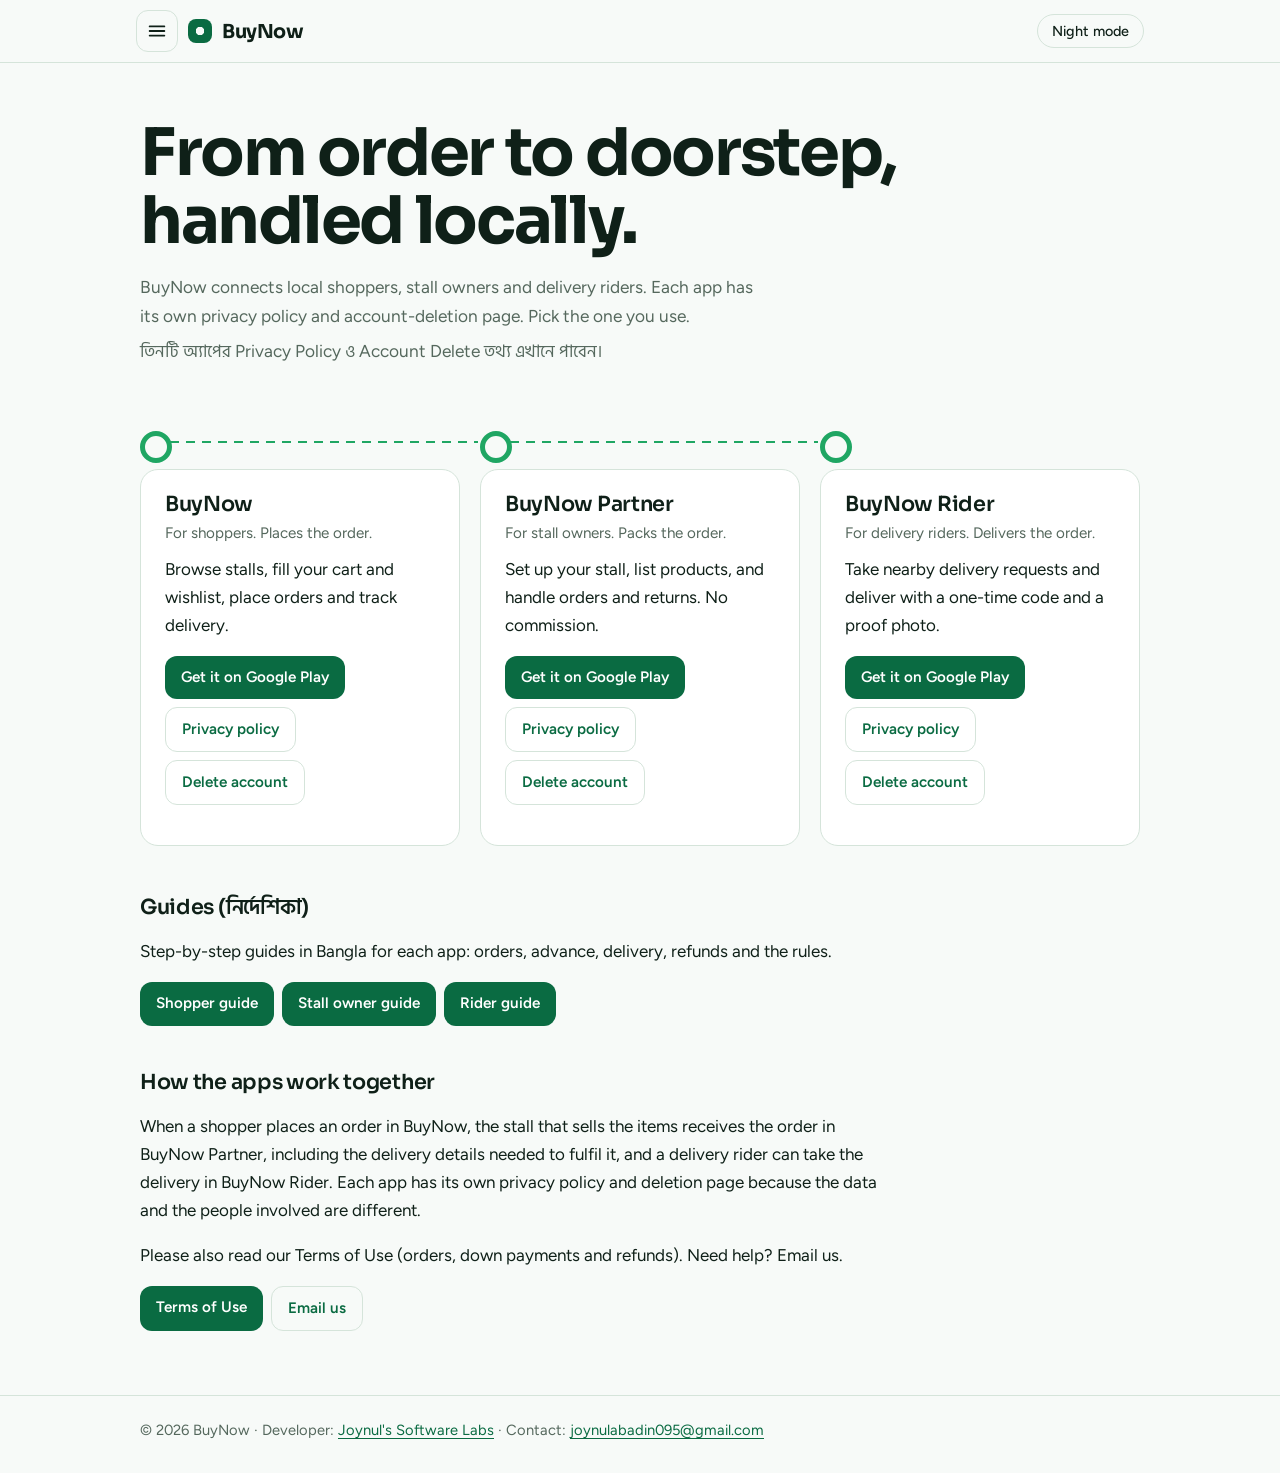
<file: index.html>
<!DOCTYPE html>
<html lang="en">
<head>
<meta charset="utf-8">
<meta name="viewport" content="width=device-width,initial-scale=1">
<title>BuyNow</title>
<meta name="description" content="Privacy policy and account deletion for the BuyNow, BuyNow Partner and BuyNow Rider apps.">
<script>try{var t=localStorage.getItem('theme');if(t)document.documentElement.dataset.theme=t}catch(e){}</script>
<link rel="preconnect" href="https://fonts.googleapis.com"><link rel="preconnect" href="https://fonts.gstatic.com" crossorigin><link href="https://fonts.googleapis.com/css2?family=Sora:wght@600;700&family=Figtree:wght@400;500;600&family=Hind+Siliguri:wght@400;500;600&display=swap" rel="stylesheet">
<link rel="stylesheet" href="style.css">
<link rel="stylesheet" href="menu.css">
</head>
<body>
<header class="site-head"><div class="wrap">
<a class="brand" href="index.html">BuyNow</a>
<nav aria-label="Main">
<a href="index.html">Home</a>
<a href="privacy-policy.html">Privacy Policy</a>
<a href="terms.html">Terms</a>
<a href="delete-account.html">Delete Account</a>
<button id="theme-toggle" type="button">Night mode</button>
</nav></div></header>
<main class="wrap">
<section class="hero">
<h1>From order to doorstep, handled locally.</h1>
<p>BuyNow connects local shoppers, stall owners and delivery riders. Each app has its own privacy policy and account-deletion page. Pick the one you use.</p>
<p lang="bn">তিনটি অ্যাপের Privacy Policy ও Account Delete তথ্য এখানে পাবেন।</p>
</section>
<ol class="journey" aria-label="How an order moves through the three apps">
<li><section class="panel" aria-labelledby="h-buynow"><div class="body">
<h2 id="h-buynow">BuyNow</h2><p class="tag">For shoppers. Places the order.</p>
<p>Browse stalls, fill your cart and wishlist, place orders and track delivery.</p>
<div class="links"><a href="https://play.google.com/store/apps/details?id=com.buynow.app" rel="noopener">Get it on Google Play</a><a class="ghost" href="privacy-buynow.html">Privacy policy</a><a class="ghost" href="delete-buynow.html">Delete account</a></div>
</div></section></li>
<li><section class="panel" aria-labelledby="h-partner"><div class="body">
<h2 id="h-partner">BuyNow Partner</h2><p class="tag">For stall owners. Packs the order.</p>
<p>Set up your stall, list products, and handle orders and returns. No commission.</p>
<div class="links"><a href="https://play.google.com/store/apps/details?id=com.buynow.vendor" rel="noopener">Get it on Google Play</a><a class="ghost" href="privacy-partner.html">Privacy policy</a><a class="ghost" href="delete-partner.html">Delete account</a></div>
</div></section></li>
<li><section class="panel" aria-labelledby="h-rider"><div class="body">
<h2 id="h-rider">BuyNow Rider</h2><p class="tag">For delivery riders. Delivers the order.</p>
<p>Take nearby delivery requests and deliver with a one-time code and a proof photo.</p>
<div class="links"><a href="https://play.google.com/store/apps/details?id=com.buynow.rider" rel="noopener">Get it on Google Play</a><a class="ghost" href="privacy-rider.html">Privacy policy</a><a class="ghost" href="delete-rider.html">Delete account</a></div>
</div></section></li>
</ol>
<h2>Guides <span lang="bn">(নির্দেশিকা)</span></h2>
<p>Step-by-step guides in Bangla for each app: orders, advance, delivery, refunds and the rules.</p>
<div class="links"><a href="guide-buynow.html">Shopper guide</a><a href="guide-partner.html">Stall owner guide</a><a href="guide-rider.html">Rider guide</a></div>
<h2>How the apps work together</h2>
<p>When a shopper places an order in BuyNow, the stall that sells the items receives the order in BuyNow Partner, including the delivery details needed to fulfil it, and a delivery rider can take the delivery in BuyNow Rider. Each app has its own privacy policy and deletion page because the data and the people involved are different.</p>
<p>Please also read our Terms of Use (orders, down payments and refunds). Need help? Email us.</p>
<div class="links"><a href="terms.html">Terms of Use</a><a class="ghost" href="mailto:joynulabadin095@gmail.com">Email us</a></div>
</main>
<footer><div class="wrap">&copy; <span id="year">2026</span> BuyNow &middot; Developer: <a href="https://play.google.com/store/apps/dev?id=6514104034641015497" rel="noopener">Joynul's Software Labs</a> &middot; Contact: <a href="mailto:joynulabadin095@gmail.com">joynulabadin095@gmail.com</a></div></footer>
<script src="menu.js"></script>
<script src="script.js"></script>
</body>
</html>
</file>
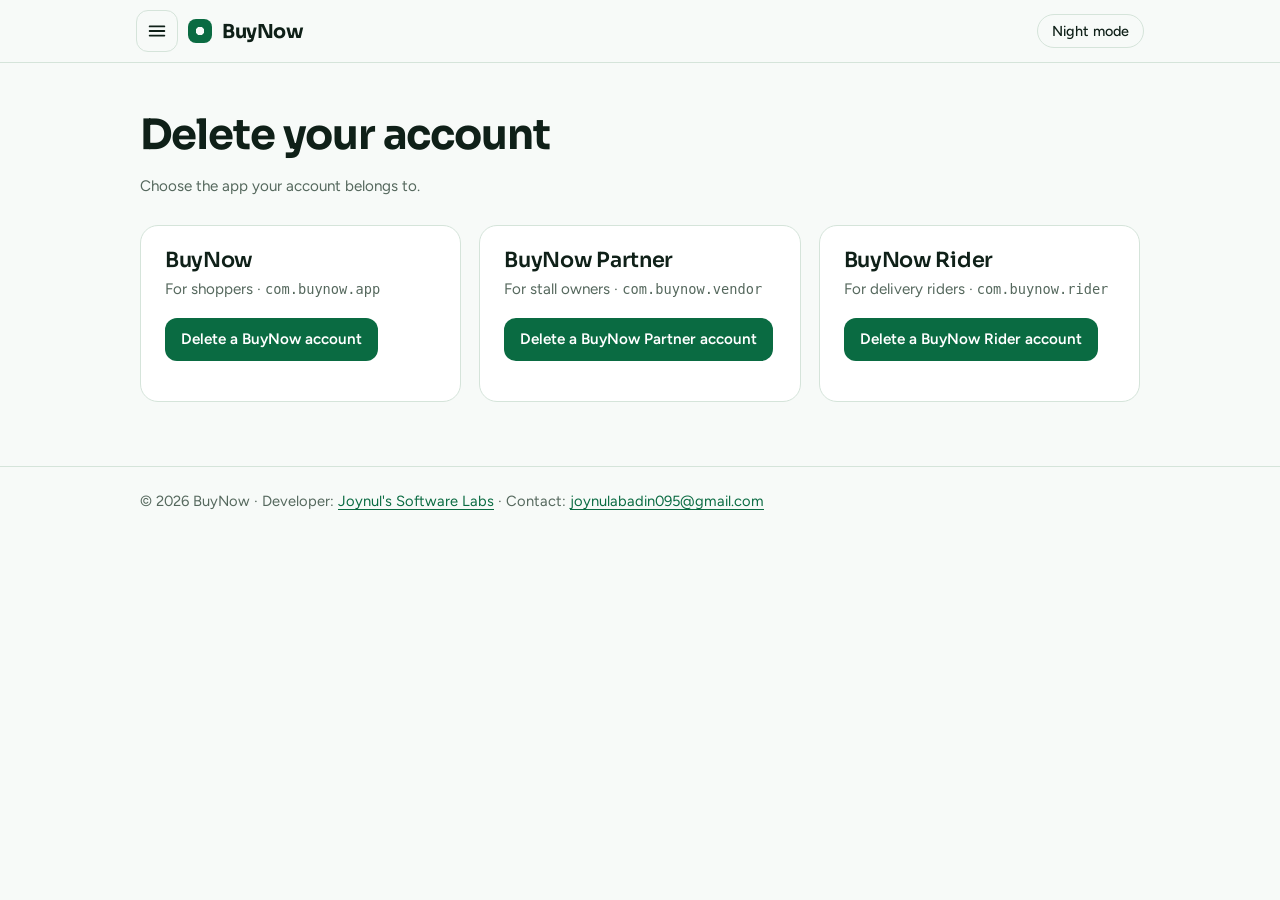
<file: delete-account.html>
<!DOCTYPE html>
<html lang="en">
<head>
<meta charset="utf-8">
<meta name="viewport" content="width=device-width,initial-scale=1">
<title>Delete Account – BuyNow, Partner &amp; Rider</title>
<meta name="description" content="Delete Account pages for the BuyNow and BuyNow Partner apps.">
<script>try{var t=localStorage.getItem('theme');if(t)document.documentElement.dataset.theme=t}catch(e){}</script>
<link rel="preconnect" href="https://fonts.googleapis.com"><link rel="preconnect" href="https://fonts.gstatic.com" crossorigin><link href="https://fonts.googleapis.com/css2?family=Sora:wght@600;700&family=Figtree:wght@400;500;600&family=Hind+Siliguri:wght@400;500;600&display=swap" rel="stylesheet">
<link rel="stylesheet" href="style.css">
<link rel="stylesheet" href="menu.css">
</head>
<body>
<header class="site-head"><div class="wrap">
<a class="brand" href="index.html">BuyNow</a>
<nav aria-label="Main">
<a href="index.html">Home</a>
<a href="privacy-policy.html">Privacy Policy</a>
<a href="terms.html">Terms</a>
<a href="delete-account.html">Delete Account</a>
<button id="theme-toggle" type="button">Night mode</button>
</nav></div></header>
<main class="wrap"><h1>Delete your account</h1><p class="muted">Choose the app your account belongs to.</p>
<div class="duo three">
<section class="panel"><div class="body"><h2>BuyNow</h2><p class="tag">For shoppers &middot; <code>com.buynow.app</code></p><div class="links"><a href="delete-buynow.html">Delete a BuyNow account</a></div></div></section>
<section class="panel"><div class="body"><h2>BuyNow Partner</h2><p class="tag">For stall owners &middot; <code>com.buynow.vendor</code></p><div class="links"><a href="delete-partner.html">Delete a BuyNow Partner account</a></div></div></section>
<section class="panel"><div class="body"><h2>BuyNow Rider</h2><p class="tag">For delivery riders &middot; <code>com.buynow.rider</code></p><div class="links"><a href="delete-rider.html">Delete a BuyNow Rider account</a></div></div></section>
</div></main>
<footer><div class="wrap">&copy; <span id="year">2026</span> BuyNow &middot; Developer: <a href="https://play.google.com/store/apps/dev?id=6514104034641015497" rel="noopener">Joynul's Software Labs</a> &middot; Contact: <a href="mailto:joynulabadin095@gmail.com">joynulabadin095@gmail.com</a></div></footer>
<script src="menu.js"></script>
<script src="script.js"></script>
</body>
</html>
</file>
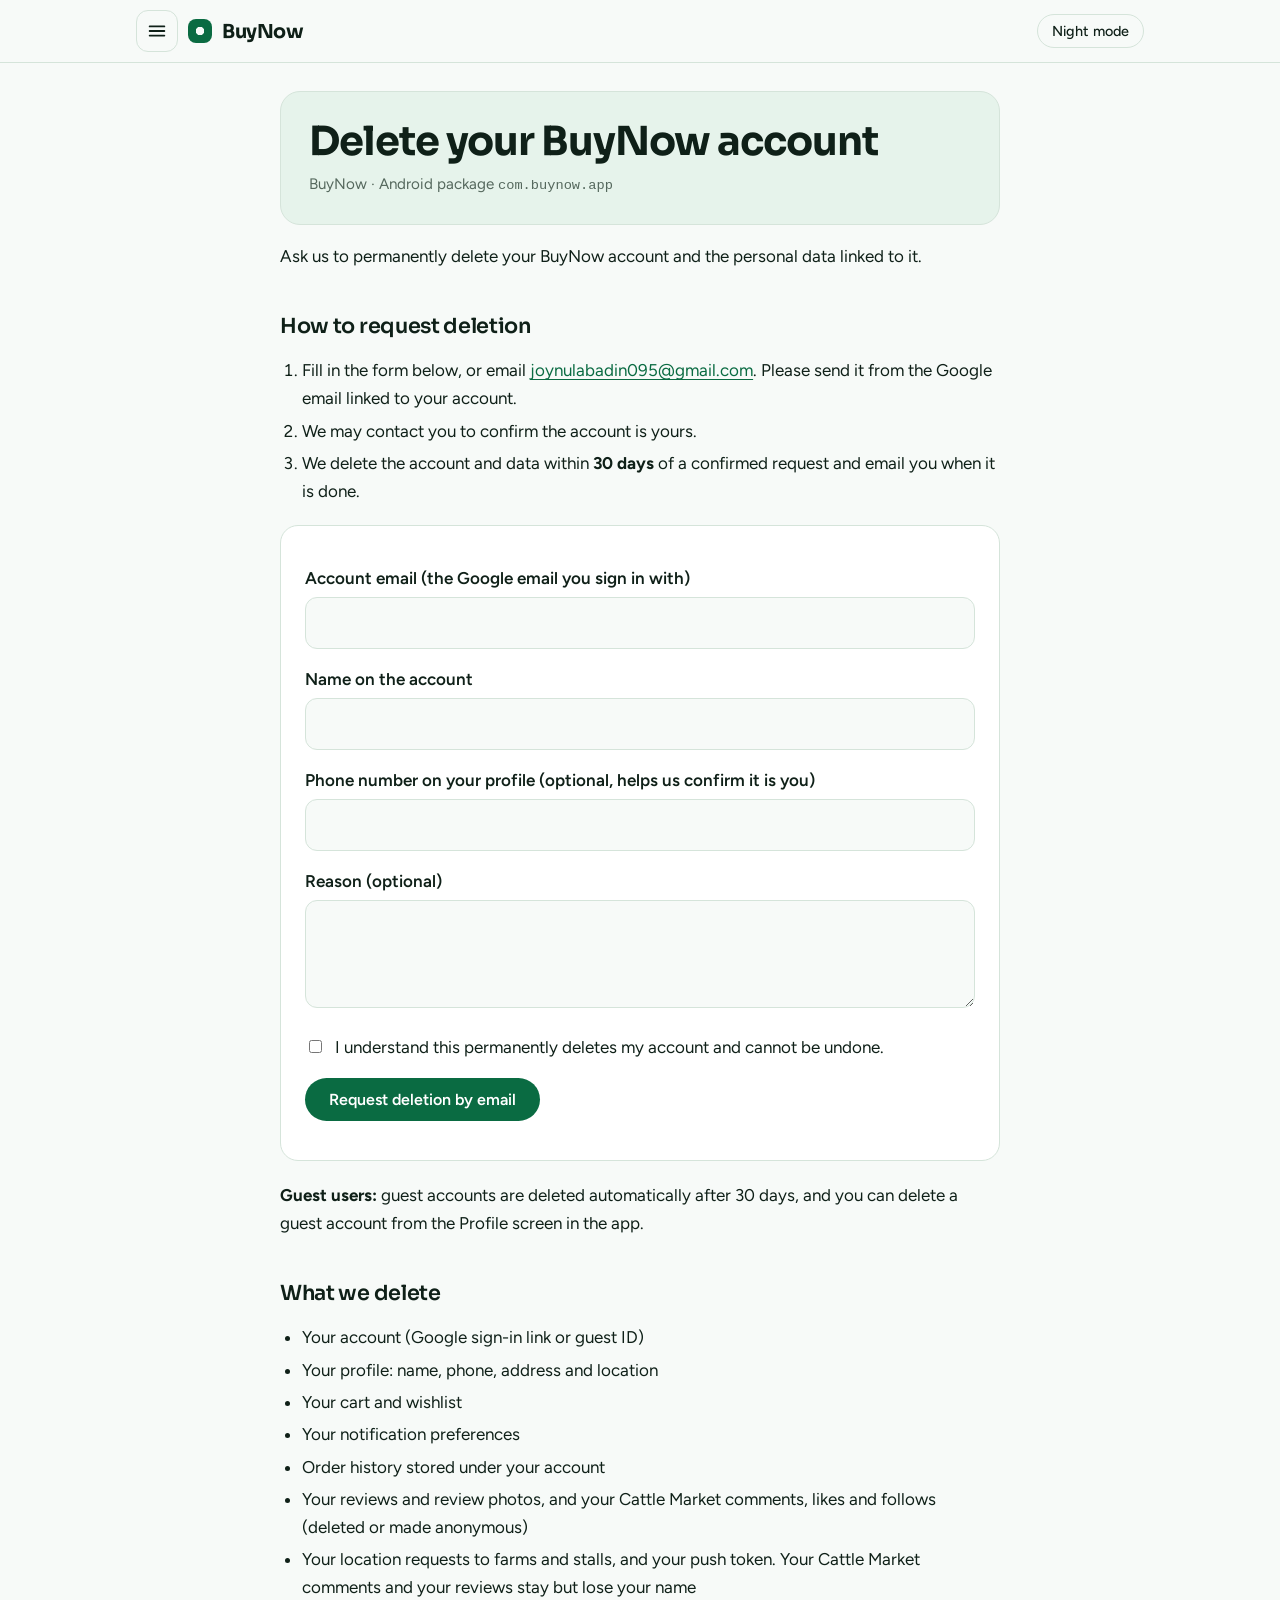
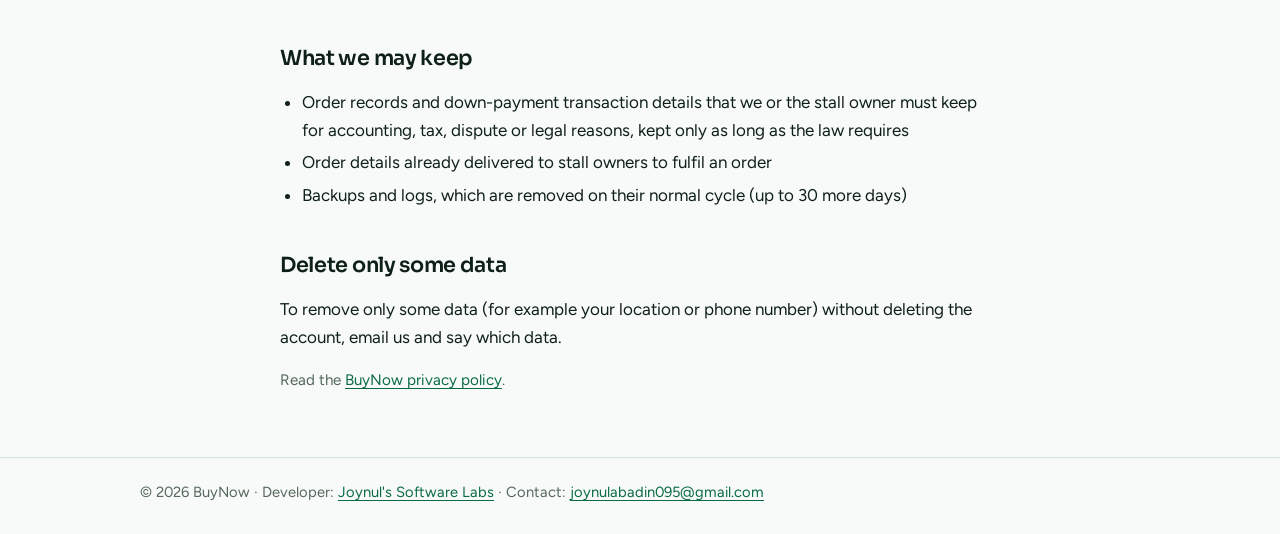
<file: delete-buynow.html>
<!DOCTYPE html>
<html lang="en">
<head>
<meta charset="utf-8">
<meta name="viewport" content="width=device-width,initial-scale=1">
<title>Delete Account – BuyNow</title>
<meta name="description" content="Request deletion of your BuyNow account and data.">
<script>try{var t=localStorage.getItem('theme');if(t)document.documentElement.dataset.theme=t}catch(e){}</script>
<link rel="preconnect" href="https://fonts.googleapis.com"><link rel="preconnect" href="https://fonts.gstatic.com" crossorigin><link href="https://fonts.googleapis.com/css2?family=Sora:wght@600;700&family=Figtree:wght@400;500;600&family=Hind+Siliguri:wght@400;500;600&display=swap" rel="stylesheet">
<link rel="stylesheet" href="style.css">
<link rel="stylesheet" href="menu.css">
</head>
<body>
<header class="site-head"><div class="wrap">
<a class="brand" href="index.html">BuyNow</a>
<nav aria-label="Main">
<a href="index.html">Home</a>
<a href="privacy-policy.html">Privacy Policy</a>
<a href="terms.html">Terms</a>
<a href="delete-account.html">Delete Account</a>
<button id="theme-toggle" type="button">Night mode</button>
</nav></div></header>
<div class="wrap narrow"><div class="panel appbar"><div class="body">
<h1>Delete your BuyNow account</h1><p class="tag">BuyNow &middot; Android package <code>com.buynow.app</code></p></div></div></div><main class="wrap narrow">
<p>Ask us to permanently delete your BuyNow account and the personal data linked to it.</p>
<h2>How to request deletion</h2>
<ol><li>Fill in the form below, or email <a href="mailto:joynulabadin095@gmail.com?subject=BuyNow%20Account%20Deletion%20Request">joynulabadin095@gmail.com</a>. Please send it from the Google email linked to your account.</li>
<li>We may contact you to confirm the account is yours.</li>
<li>We delete the account and data within <strong>30 days</strong> of a confirmed request and email you when it is done.</li></ol>

<div class="form-card">
<form class="mail-form" name="delete-buynow">
<input type="hidden" name="app" value="BuyNow (com.buynow.app)">
<label for="email">Account email (the Google email you sign in with)</label>
<input id="email" name="email" type="email" required autocomplete="email">
<label for="name">Name on the account</label>
<input id="name" name="name" type="text" autocomplete="name">

<label for="phone">Phone number on your profile (optional, helps us confirm it is you)</label>
<input id="phone" name="phone" type="tel" autocomplete="tel">
<label for="reason">Reason (optional)</label>
<textarea id="reason" name="reason" rows="3"></textarea>
<label class="check"><input type="checkbox" name="confirm" required><span>I understand this permanently deletes my account and cannot be undone.</span></label>
<p><button class="btn" type="submit">Request deletion by email</button></p>
</form></div>
<p><strong>Guest users:</strong> guest accounts are deleted automatically after 30 days, and you can delete a guest account from the Profile screen in the app.</p>
<h2>What we delete</h2>
<ul><li>Your account (Google sign-in link or guest ID)</li><li>Your profile: name, phone, address and location</li><li>Your cart and wishlist</li><li>Your notification preferences</li><li>Order history stored under your account</li><li>Your reviews and review photos, and your Cattle Market comments, likes and follows (deleted or made anonymous)</li><li>Your location requests to farms and stalls, and your push token. Your Cattle Market comments and your reviews stay but lose your name</li></ul>
<h2>What we may keep</h2>
<ul><li>Order records and down-payment transaction details that we or the stall owner must keep for accounting, tax, dispute or legal reasons, kept only as long as the law requires</li><li>Order details already delivered to stall owners to fulfil an order</li><li>Backups and logs, which are removed on their normal cycle (up to 30 more days)</li></ul>
<h2>Delete only some data</h2>
<p>To remove only some data (for example your location or phone number) without deleting the account, email us and say which data.</p>
<p class="muted">Read the <a href="privacy-buynow.html">BuyNow privacy policy</a>.</p>
</main>
<footer><div class="wrap">&copy; <span id="year">2026</span> BuyNow &middot; Developer: <a href="https://play.google.com/store/apps/dev?id=6514104034641015497" rel="noopener">Joynul's Software Labs</a> &middot; Contact: <a href="mailto:joynulabadin095@gmail.com">joynulabadin095@gmail.com</a></div></footer>
<script src="menu.js"></script>
<script src="script.js"></script>
</body>
</html>
</file>
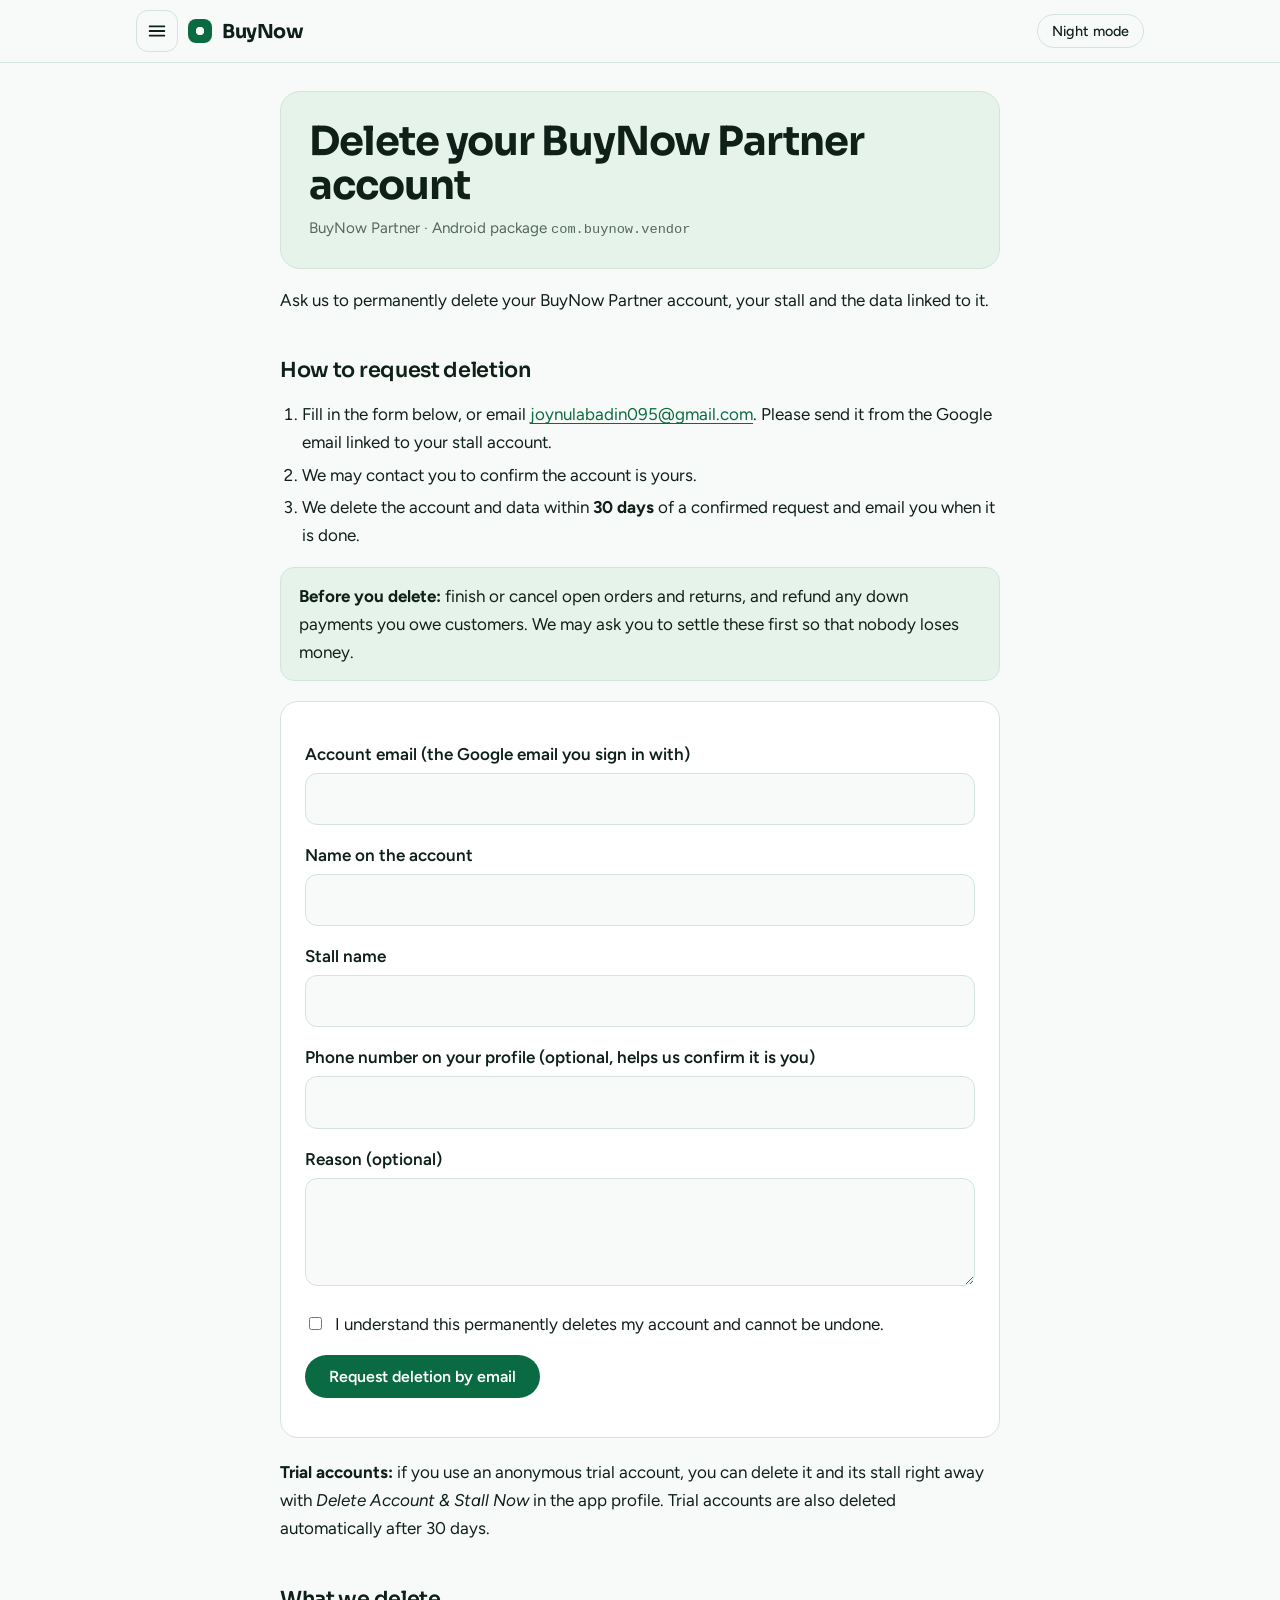
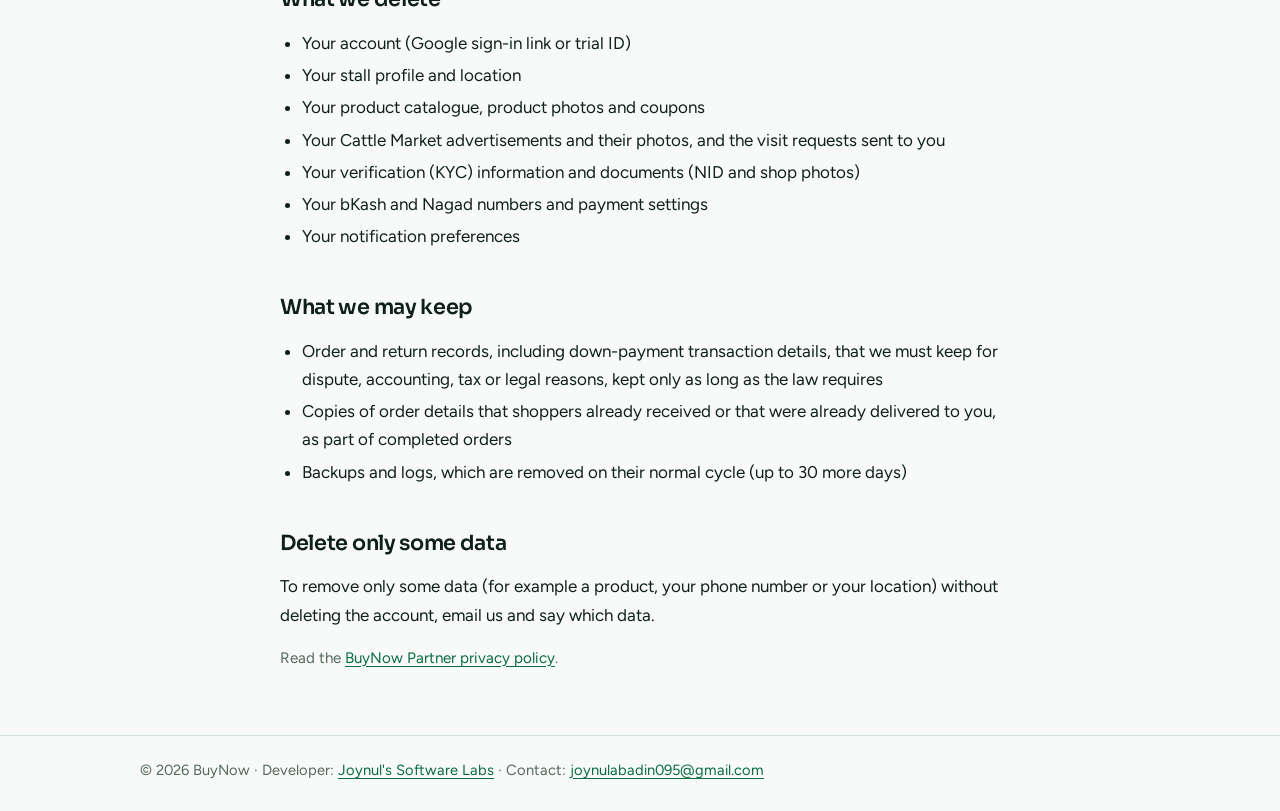
<file: delete-partner.html>
<!DOCTYPE html>
<html lang="en">
<head>
<meta charset="utf-8">
<meta name="viewport" content="width=device-width,initial-scale=1">
<title>Delete Account – BuyNow Partner</title>
<meta name="description" content="Request deletion of your BuyNow Partner account and data.">
<script>try{var t=localStorage.getItem('theme');if(t)document.documentElement.dataset.theme=t}catch(e){}</script>
<link rel="preconnect" href="https://fonts.googleapis.com"><link rel="preconnect" href="https://fonts.gstatic.com" crossorigin><link href="https://fonts.googleapis.com/css2?family=Sora:wght@600;700&family=Figtree:wght@400;500;600&family=Hind+Siliguri:wght@400;500;600&display=swap" rel="stylesheet">
<link rel="stylesheet" href="style.css">
<link rel="stylesheet" href="menu.css">
</head>
<body>
<header class="site-head"><div class="wrap">
<a class="brand" href="index.html">BuyNow</a>
<nav aria-label="Main">
<a href="index.html">Home</a>
<a href="privacy-policy.html">Privacy Policy</a>
<a href="terms.html">Terms</a>
<a href="delete-account.html">Delete Account</a>
<button id="theme-toggle" type="button">Night mode</button>
</nav></div></header>
<div class="wrap narrow"><div class="panel appbar"><div class="body">
<h1>Delete your BuyNow Partner account</h1><p class="tag">BuyNow Partner &middot; Android package <code>com.buynow.vendor</code></p></div></div></div><main class="wrap narrow">
<p>Ask us to permanently delete your BuyNow Partner account, your stall and the data linked to it.</p>
<h2>How to request deletion</h2>
<ol><li>Fill in the form below, or email <a href="mailto:joynulabadin095@gmail.com?subject=BuyNow%20Partner%20Account%20Deletion%20Request">joynulabadin095@gmail.com</a>. Please send it from the Google email linked to your stall account.</li>
<li>We may contact you to confirm the account is yours.</li>
<li>We delete the account and data within <strong>30 days</strong> of a confirmed request and email you when it is done.</li></ol>
<div class="note"><strong>Before you delete:</strong> finish or cancel open orders and returns, and refund any down payments you owe customers. We may ask you to settle these first so that nobody loses money.</div>
<div class="form-card">
<form class="mail-form" name="delete-partner">
<input type="hidden" name="app" value="BuyNow Partner (com.buynow.vendor)">
<label for="email">Account email (the Google email you sign in with)</label>
<input id="email" name="email" type="email" required autocomplete="email">
<label for="name">Name on the account</label>
<input id="name" name="name" type="text" autocomplete="name">
<label for="stall">Stall name</label><input id="stall" name="stall" type="text">
<label for="phone">Phone number on your profile (optional, helps us confirm it is you)</label>
<input id="phone" name="phone" type="tel" autocomplete="tel">
<label for="reason">Reason (optional)</label>
<textarea id="reason" name="reason" rows="3"></textarea>
<label class="check"><input type="checkbox" name="confirm" required><span>I understand this permanently deletes my account and cannot be undone.</span></label>
<p><button class="btn" type="submit">Request deletion by email</button></p>
</form></div>
<p><strong>Trial accounts:</strong> if you use an anonymous trial account, you can delete it and its stall right away with <em>Delete Account &amp; Stall Now</em> in the app profile. Trial accounts are also deleted automatically after 30 days.</p>
<h2>What we delete</h2>
<ul><li>Your account (Google sign-in link or trial ID)</li><li>Your stall profile and location</li><li>Your product catalogue, product photos and coupons</li><li>Your Cattle Market advertisements and their photos, and the visit requests sent to you</li><li>Your verification (KYC) information and documents (NID and shop photos)</li><li>Your bKash and Nagad numbers and payment settings</li><li>Your notification preferences</li></ul>
<h2>What we may keep</h2>
<ul><li>Order and return records, including down-payment transaction details, that we must keep for dispute, accounting, tax or legal reasons, kept only as long as the law requires</li><li>Copies of order details that shoppers already received or that were already delivered to you, as part of completed orders</li><li>Backups and logs, which are removed on their normal cycle (up to 30 more days)</li></ul>
<h2>Delete only some data</h2>
<p>To remove only some data (for example a product, your phone number or your location) without deleting the account, email us and say which data.</p>
<p class="muted">Read the <a href="privacy-partner.html">BuyNow Partner privacy policy</a>.</p>
</main>
<footer><div class="wrap">&copy; <span id="year">2026</span> BuyNow &middot; Developer: <a href="https://play.google.com/store/apps/dev?id=6514104034641015497" rel="noopener">Joynul's Software Labs</a> &middot; Contact: <a href="mailto:joynulabadin095@gmail.com">joynulabadin095@gmail.com</a></div></footer>
<script src="menu.js"></script>
<script src="script.js"></script>
</body>
</html>
</file>
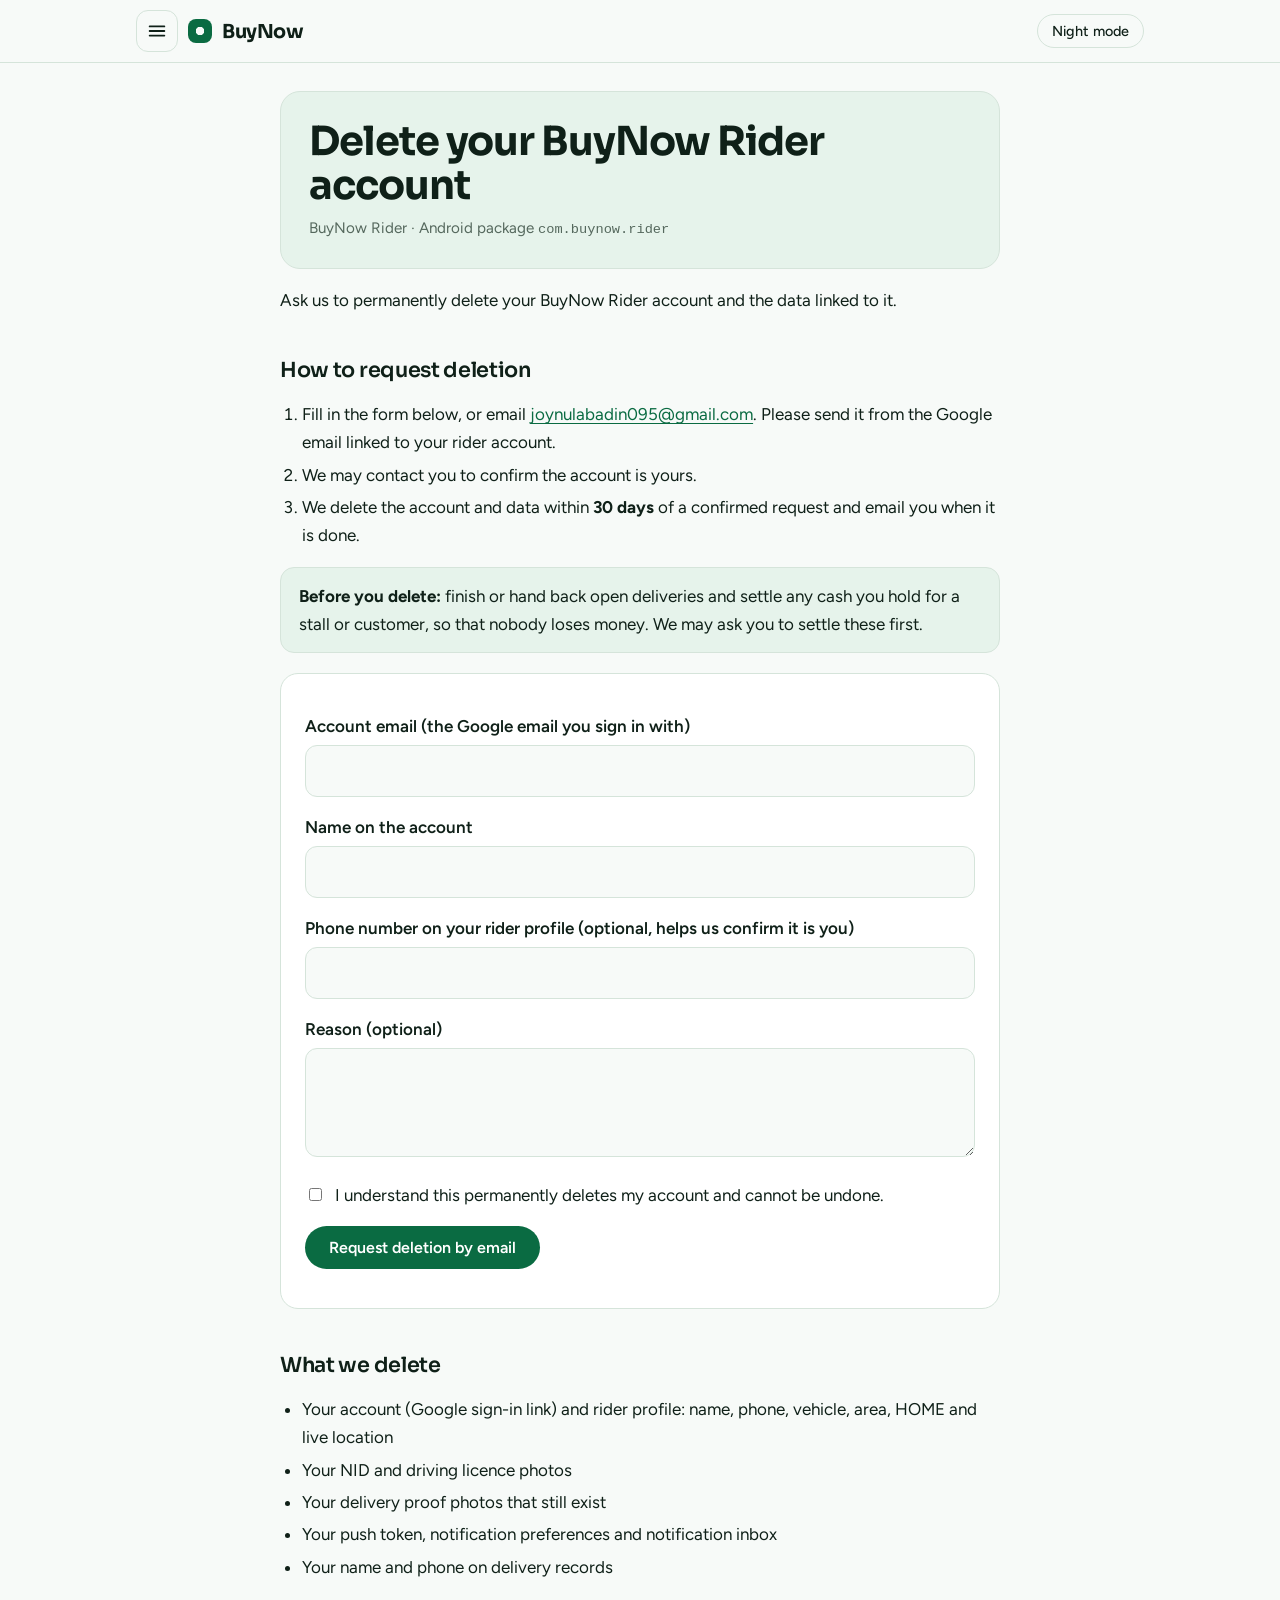
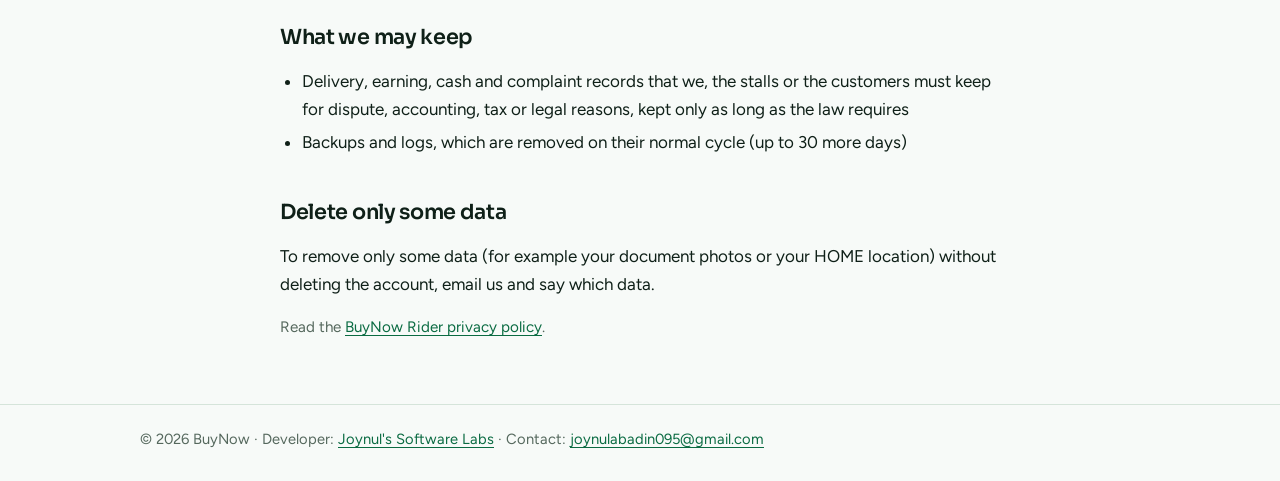
<file: delete-rider.html>
<!DOCTYPE html>
<html lang="en">
<head>
<meta charset="utf-8">
<meta name="viewport" content="width=device-width,initial-scale=1">
<title>Delete Account – BuyNow Rider</title>
<meta name="description" content="Request deletion of your BuyNow Rider account and data.">
<script>try{var t=localStorage.getItem('theme');if(t)document.documentElement.dataset.theme=t}catch(e){}</script>
<link rel="preconnect" href="https://fonts.googleapis.com"><link rel="preconnect" href="https://fonts.gstatic.com" crossorigin><link href="https://fonts.googleapis.com/css2?family=Sora:wght@600;700&family=Figtree:wght@400;500;600&family=Hind+Siliguri:wght@400;500;600&display=swap" rel="stylesheet">
<link rel="stylesheet" href="style.css">
<link rel="stylesheet" href="menu.css">
</head>
<body>
<header class="site-head"><div class="wrap">
<a class="brand" href="index.html">BuyNow</a>
<nav aria-label="Main">
<a href="index.html">Home</a>
<a href="privacy-policy.html">Privacy Policy</a>
<a href="terms.html">Terms</a>
<a href="delete-account.html">Delete Account</a>
<button id="theme-toggle" type="button">Night mode</button>
</nav></div></header>
<div class="wrap narrow"><div class="panel appbar"><div class="body">
<h1>Delete your BuyNow Rider account</h1><p class="tag">BuyNow Rider &middot; Android package <code>com.buynow.rider</code></p></div></div></div><main class="wrap narrow">
<p>Ask us to permanently delete your BuyNow Rider account and the data linked to it.</p>
<h2>How to request deletion</h2>
<ol><li>Fill in the form below, or email <a href="mailto:joynulabadin095@gmail.com?subject=BuyNow%20Rider%20Account%20Deletion%20Request">joynulabadin095@gmail.com</a>. Please send it from the Google email linked to your rider account.</li>
<li>We may contact you to confirm the account is yours.</li>
<li>We delete the account and data within <strong>30 days</strong> of a confirmed request and email you when it is done.</li></ol>
<div class="note"><strong>Before you delete:</strong> finish or hand back open deliveries and settle any cash you hold for a stall or customer, so that nobody loses money. We may ask you to settle these first.</div>
<div class="form-card">
<form class="mail-form" name="delete-rider">
<input type="hidden" name="app" value="BuyNow Rider (com.buynow.rider)">
<label for="email">Account email (the Google email you sign in with)</label>
<input id="email" name="email" type="email" required autocomplete="email">
<label for="name">Name on the account</label>
<input id="name" name="name" type="text" autocomplete="name">
<label for="phone">Phone number on your rider profile (optional, helps us confirm it is you)</label>
<input id="phone" name="phone" type="tel" autocomplete="tel">
<label for="reason">Reason (optional)</label>
<textarea id="reason" name="reason" rows="3"></textarea>
<label class="check"><input type="checkbox" name="confirm" required><span>I understand this permanently deletes my account and cannot be undone.</span></label>
<p><button class="btn" type="submit">Request deletion by email</button></p>
</form></div>
<h2>What we delete</h2>
<ul><li>Your account (Google sign-in link) and rider profile: name, phone, vehicle, area, HOME and live location</li><li>Your NID and driving licence photos</li><li>Your delivery proof photos that still exist</li><li>Your push token, notification preferences and notification inbox</li><li>Your name and phone on delivery records</li></ul>
<h2>What we may keep</h2>
<ul><li>Delivery, earning, cash and complaint records that we, the stalls or the customers must keep for dispute, accounting, tax or legal reasons, kept only as long as the law requires</li><li>Backups and logs, which are removed on their normal cycle (up to 30 more days)</li></ul>
<h2>Delete only some data</h2>
<p>To remove only some data (for example your document photos or your HOME location) without deleting the account, email us and say which data.</p>
<p class="muted">Read the <a href="privacy-rider.html">BuyNow Rider privacy policy</a>.</p>
</main>
<footer><div class="wrap">&copy; <span id="year">2026</span> BuyNow &middot; Developer: <a href="https://play.google.com/store/apps/dev?id=6514104034641015497" rel="noopener">Joynul's Software Labs</a> &middot; Contact: <a href="mailto:joynulabadin095@gmail.com">joynulabadin095@gmail.com</a></div></footer>
<script src="menu.js"></script>
<script src="script.js"></script>
</body>
</html>
</file>
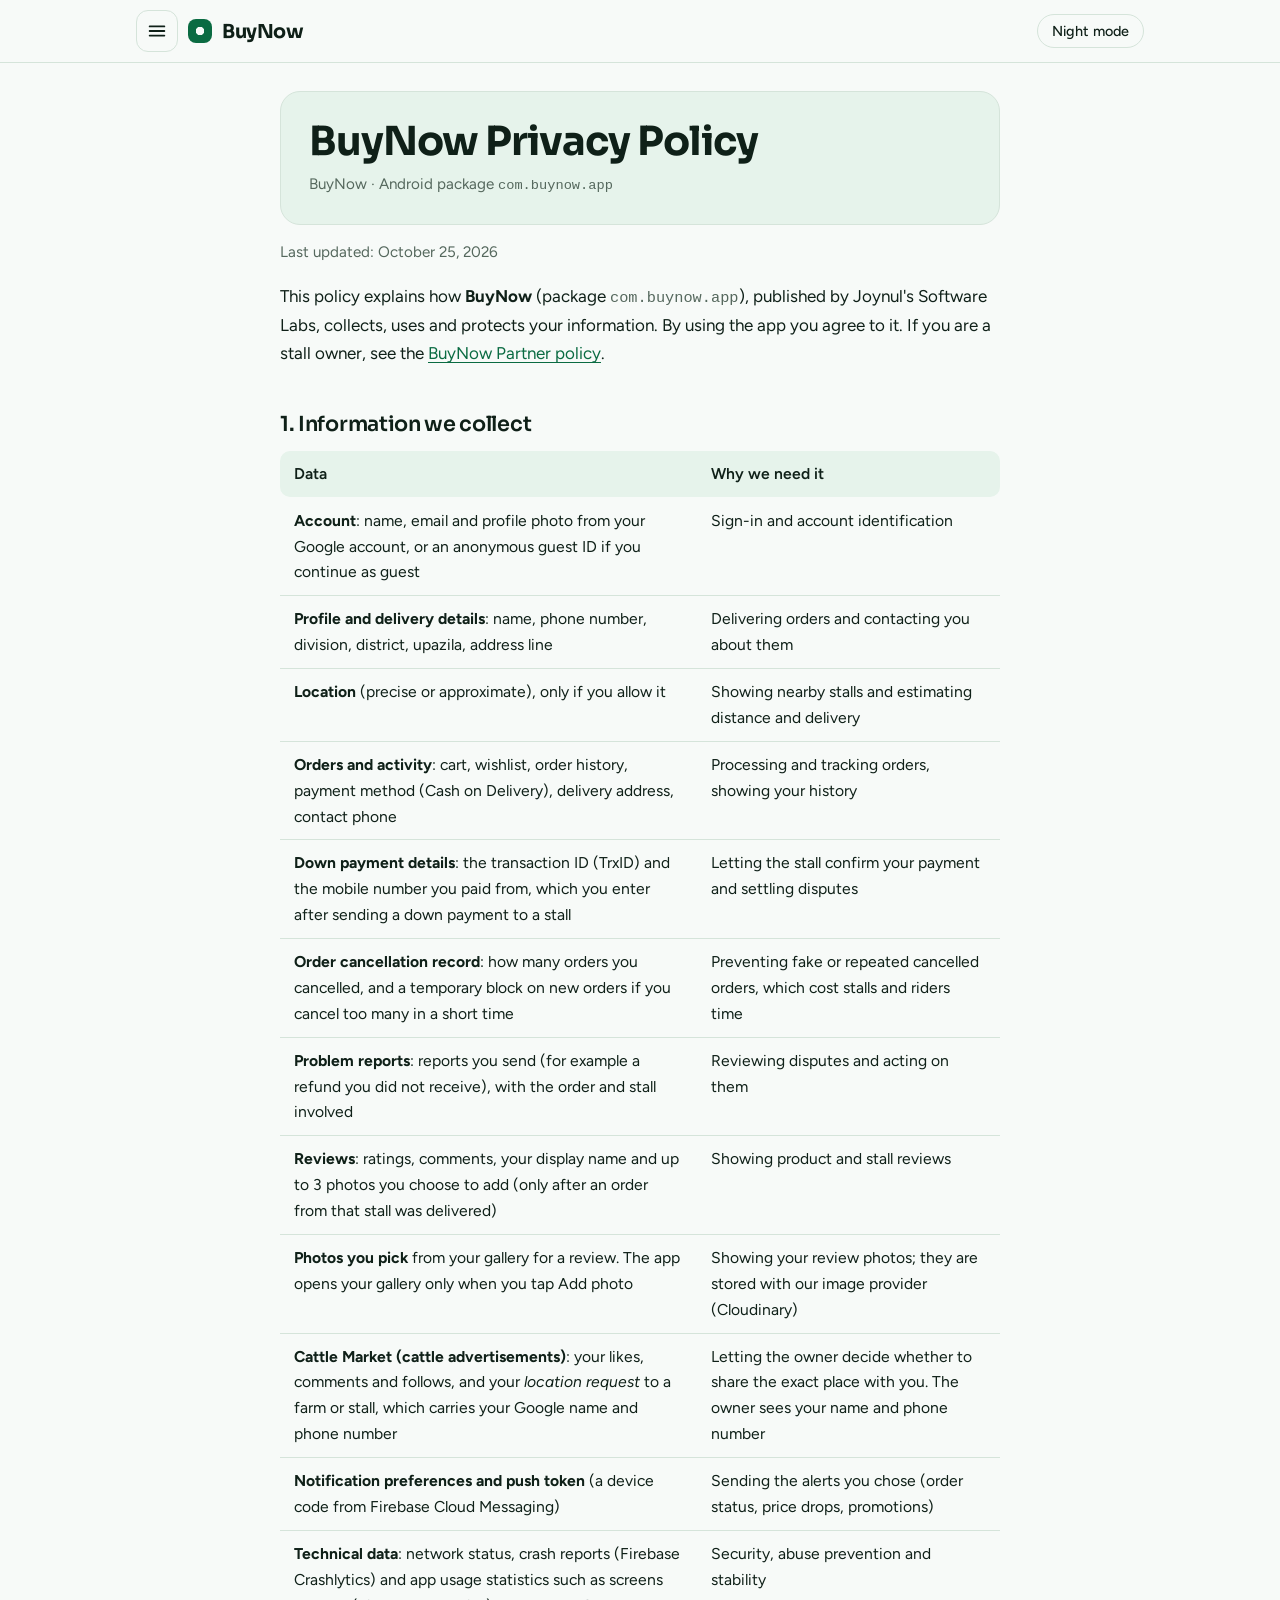
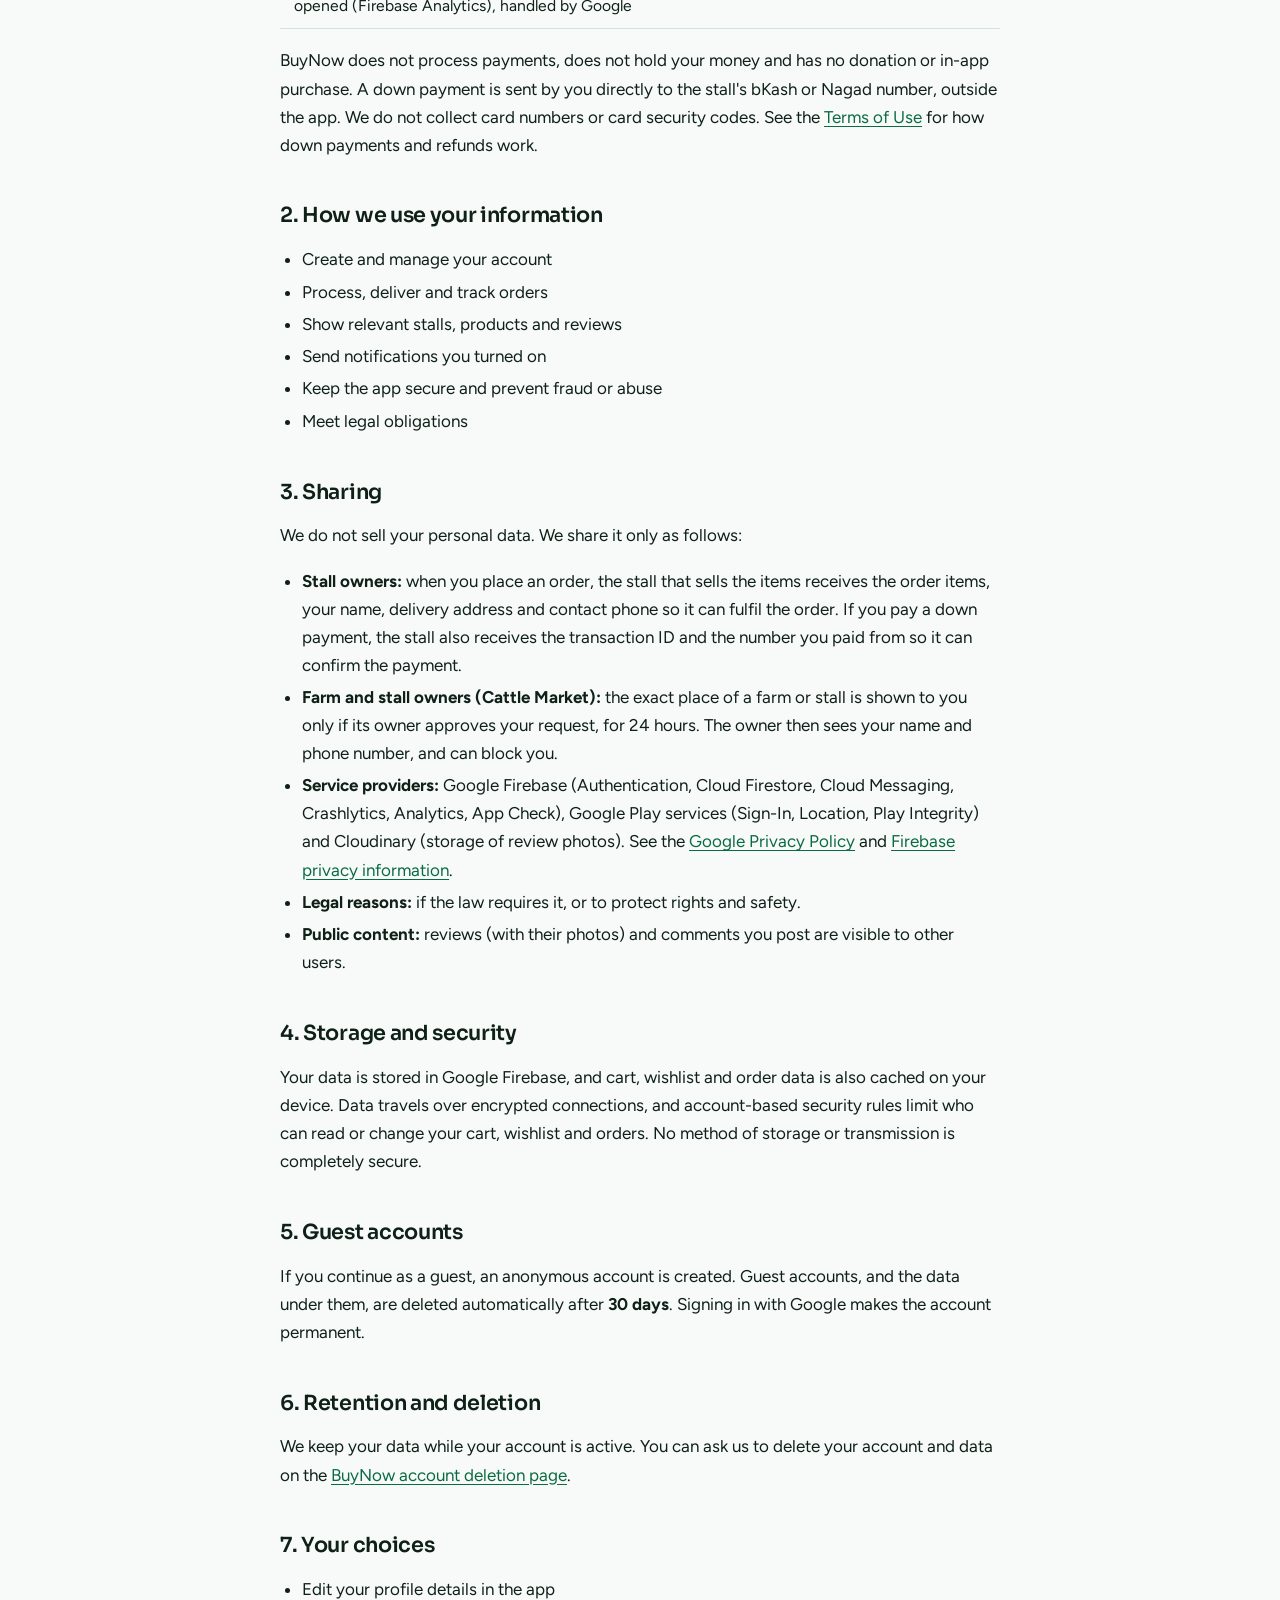
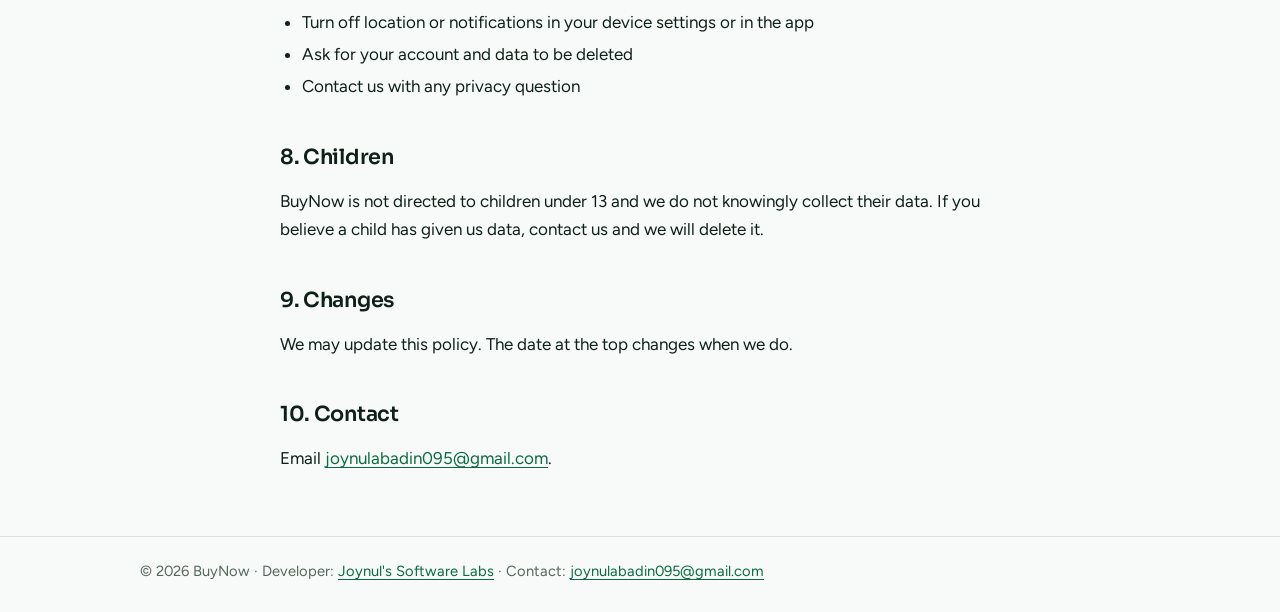
<file: privacy-buynow.html>
<!DOCTYPE html>
<html lang="en">
<head>
<meta charset="utf-8">
<meta name="viewport" content="width=device-width,initial-scale=1">
<title>Privacy Policy – BuyNow</title>
<meta name="description" content="Privacy policy for the BuyNow shopping app.">
<script>try{var t=localStorage.getItem('theme');if(t)document.documentElement.dataset.theme=t}catch(e){}</script>
<link rel="preconnect" href="https://fonts.googleapis.com"><link rel="preconnect" href="https://fonts.gstatic.com" crossorigin><link href="https://fonts.googleapis.com/css2?family=Sora:wght@600;700&family=Figtree:wght@400;500;600&family=Hind+Siliguri:wght@400;500;600&display=swap" rel="stylesheet">
<link rel="stylesheet" href="style.css">
<link rel="stylesheet" href="menu.css">
</head>
<body>
<header class="site-head"><div class="wrap">
<a class="brand" href="index.html">BuyNow</a>
<nav aria-label="Main">
<a href="index.html">Home</a>
<a href="privacy-policy.html">Privacy Policy</a>
<a href="terms.html">Terms</a>
<a href="delete-account.html">Delete Account</a>
<button id="theme-toggle" type="button">Night mode</button>
</nav></div></header>
<div class="wrap narrow"><div class="panel appbar"><div class="body">
<h1>BuyNow Privacy Policy</h1><p class="tag">BuyNow &middot; Android package <code>com.buynow.app</code></p></div></div></div><main class="wrap narrow">
<p class="muted">Last updated: October 25, 2026</p>
<p>This policy explains how <strong>BuyNow</strong> (package <code>com.buynow.app</code>), published by Joynul's Software Labs, collects, uses and protects your information. By using the app you agree to it. If you are a stall owner, see the <a href="privacy-partner.html">BuyNow Partner policy</a>.</p>

<h2>1. Information we collect</h2>
<table><tr><th>Data</th><th>Why we need it</th></tr><tr><td><strong>Account</strong>: name, email and profile photo from your Google account, or an anonymous guest ID if you continue as guest</td><td>Sign-in and account identification</td></tr><tr><td><strong>Profile and delivery details</strong>: name, phone number, division, district, upazila, address line</td><td>Delivering orders and contacting you about them</td></tr><tr><td><strong>Location</strong> (precise or approximate), only if you allow it</td><td>Showing nearby stalls and estimating distance and delivery</td></tr><tr><td><strong>Orders and activity</strong>: cart, wishlist, order history, payment method (Cash on Delivery), delivery address, contact phone</td><td>Processing and tracking orders, showing your history</td></tr><tr><td><strong>Down payment details</strong>: the transaction ID (TrxID) and the mobile number you paid from, which you enter after sending a down payment to a stall</td><td>Letting the stall confirm your payment and settling disputes</td></tr><tr><td><strong>Order cancellation record</strong>: how many orders you cancelled, and a temporary block on new orders if you cancel too many in a short time</td><td>Preventing fake or repeated cancelled orders, which cost stalls and riders time</td></tr><tr><td><strong>Problem reports</strong>: reports you send (for example a refund you did not receive), with the order and stall involved</td><td>Reviewing disputes and acting on them</td></tr><tr><td><strong>Reviews</strong>: ratings, comments, your display name and up to 3 photos you choose to add (only after an order from that stall was delivered)</td><td>Showing product and stall reviews</td></tr><tr><td><strong>Photos you pick</strong> from your gallery for a review. The app opens your gallery only when you tap Add photo</td><td>Showing your review photos; they are stored with our image provider (Cloudinary)</td></tr><tr><td><strong>Cattle Market (cattle advertisements)</strong>: your likes, comments and follows, and your <em>location request</em> to a farm or stall, which carries your Google name and phone number</td><td>Letting the owner decide whether to share the exact place with you. The owner sees your name and phone number</td></tr><tr><td><strong>Notification preferences and push token</strong> (a device code from Firebase Cloud Messaging)</td><td>Sending the alerts you chose (order status, price drops, promotions)</td></tr><tr><td><strong>Technical data</strong>: network status, crash reports (Firebase Crashlytics) and app usage statistics such as screens opened (Firebase Analytics), handled by Google</td><td>Security, abuse prevention and stability</td></tr></table>
<p>BuyNow does not process payments, does not hold your money and has no donation or in-app purchase. A down payment is sent by you directly to the stall's bKash or Nagad number, outside the app. We do not collect card numbers or card security codes. See the <a href="terms.html">Terms of Use</a> for how down payments and refunds work.</p>

<h2>2. How we use your information</h2>
<ul><li>Create and manage your account</li><li>Process, deliver and track orders</li><li>Show relevant stalls, products and reviews</li><li>Send notifications you turned on</li><li>Keep the app secure and prevent fraud or abuse</li><li>Meet legal obligations</li></ul>

<h2>3. Sharing</h2>
<p>We do not sell your personal data. We share it only as follows:</p>
<ul><li><strong>Stall owners:</strong> when you place an order, the stall that sells the items receives the order items, your name, delivery address and contact phone so it can fulfil the order. If you pay a down payment, the stall also receives the transaction ID and the number you paid from so it can confirm the payment.</li><li><strong>Farm and stall owners (Cattle Market):</strong> the exact place of a farm or stall is shown to you only if its owner approves your request, for 24 hours. The owner then sees your name and phone number, and can block you.</li><li><strong>Service providers:</strong> Google Firebase (Authentication, Cloud Firestore, Cloud Messaging, Crashlytics, Analytics, App Check), Google Play services (Sign-In, Location, Play Integrity) and Cloudinary (storage of review photos). See the <a href="https://policies.google.com/privacy" rel="noopener">Google Privacy Policy</a> and <a href="https://firebase.google.com/support/privacy" rel="noopener">Firebase privacy information</a>.</li><li><strong>Legal reasons:</strong> if the law requires it, or to protect rights and safety.</li><li><strong>Public content:</strong> reviews (with their photos) and comments you post are visible to other users.</li></ul>

<h2>4. Storage and security</h2>
<p>Your data is stored in Google Firebase, and cart, wishlist and order data is also cached on your device. Data travels over encrypted connections, and account-based security rules limit who can read or change your cart, wishlist and orders. No method of storage or transmission is completely secure.</p>

<h2>5. Guest accounts</h2>
<p>If you continue as a guest, an anonymous account is created. Guest accounts, and the data under them, are deleted automatically after <strong>30 days</strong>. Signing in with Google makes the account permanent.</p>

<h2>6. Retention and deletion</h2>
<p>We keep your data while your account is active. You can ask us to delete your account and data on the <a href="delete-buynow.html">BuyNow account deletion page</a>.</p>

<h2>7. Your choices</h2>
<ul><li>Edit your profile details in the app</li><li>Turn off location or notifications in your device settings or in the app</li><li>Ask for your account and data to be deleted</li><li>Contact us with any privacy question</li></ul>

<h2>8. Children</h2>
<p>BuyNow is not directed to children under 13 and we do not knowingly collect their data. If you believe a child has given us data, contact us and we will delete it.</p>

<h2>9. Changes</h2>
<p>We may update this policy. The date at the top changes when we do.</p>

<h2>10. Contact</h2>
<p>Email <a href="mailto:joynulabadin095@gmail.com">joynulabadin095@gmail.com</a>.</p>
</main>
<footer><div class="wrap">&copy; <span id="year">2026</span> BuyNow &middot; Developer: <a href="https://play.google.com/store/apps/dev?id=6514104034641015497" rel="noopener">Joynul's Software Labs</a> &middot; Contact: <a href="mailto:joynulabadin095@gmail.com">joynulabadin095@gmail.com</a></div></footer>
<script src="menu.js"></script>
<script src="script.js"></script>
</body>
</html>
</file>
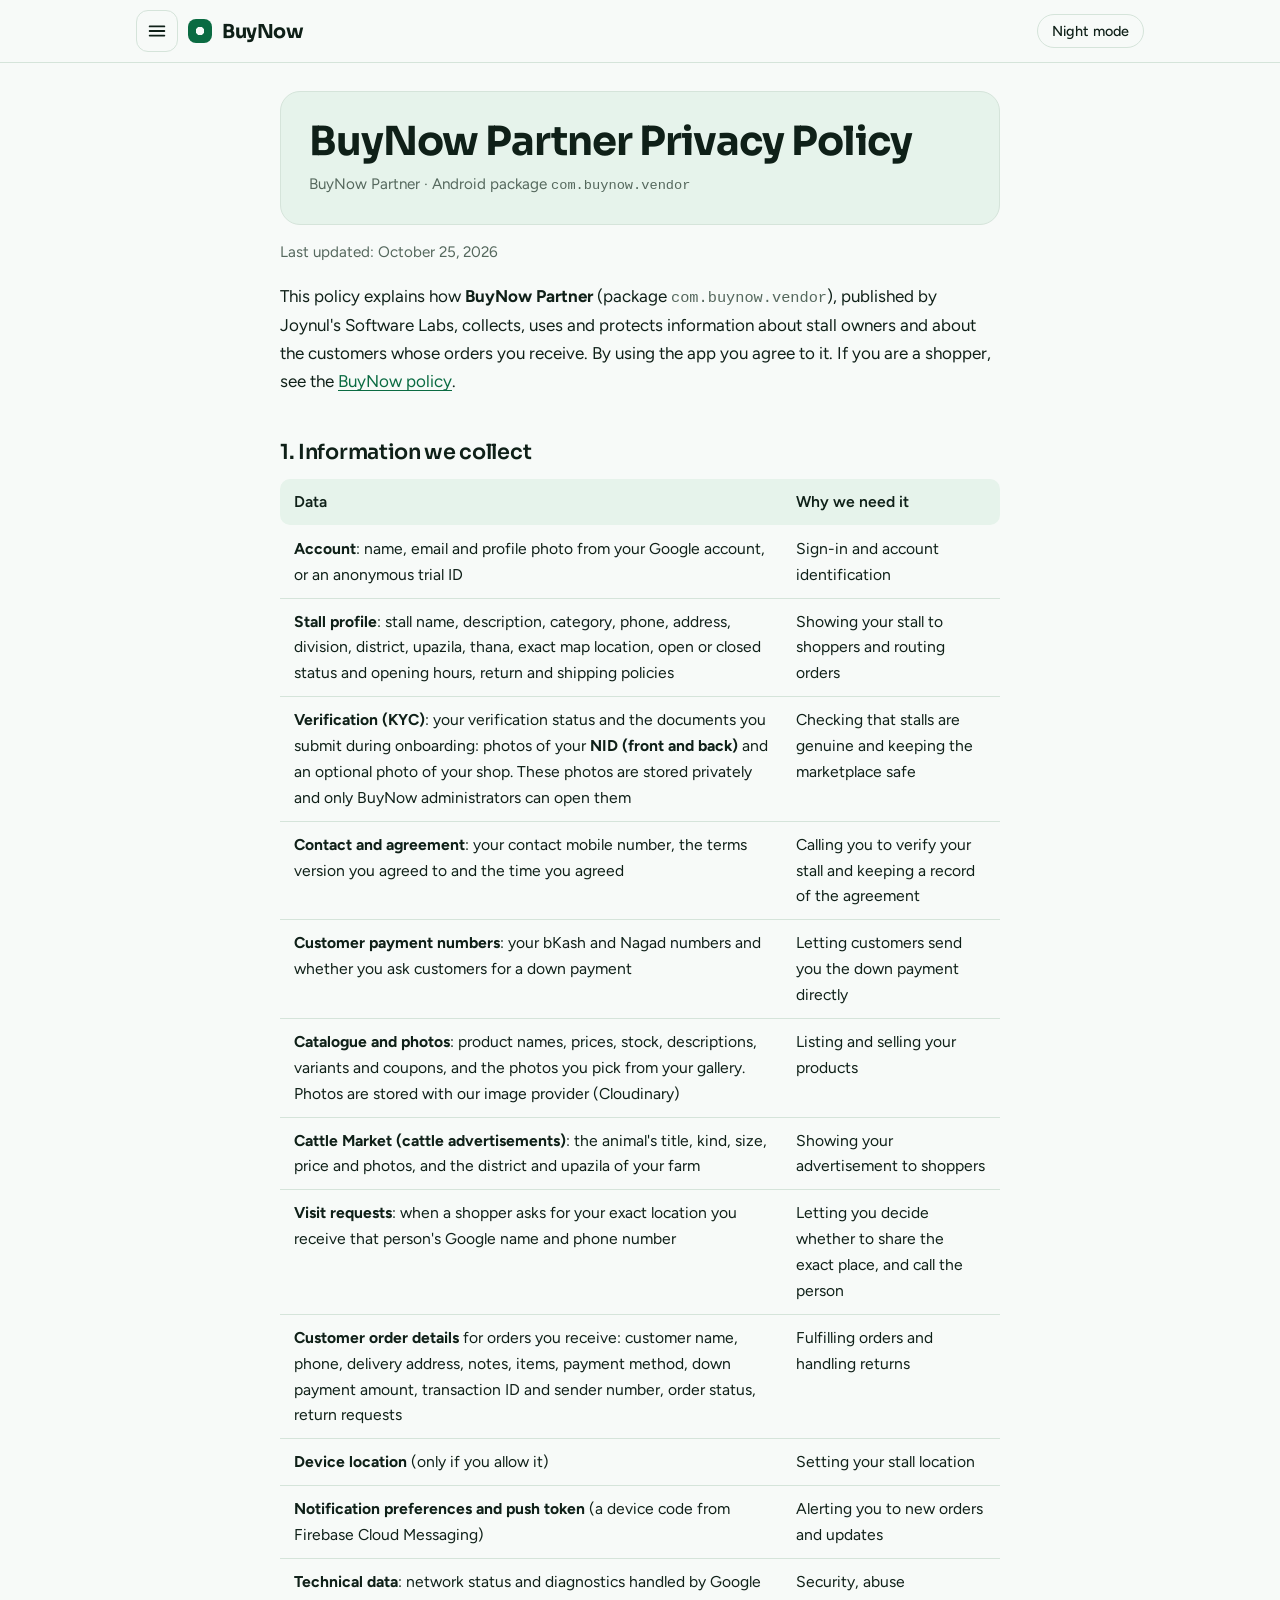
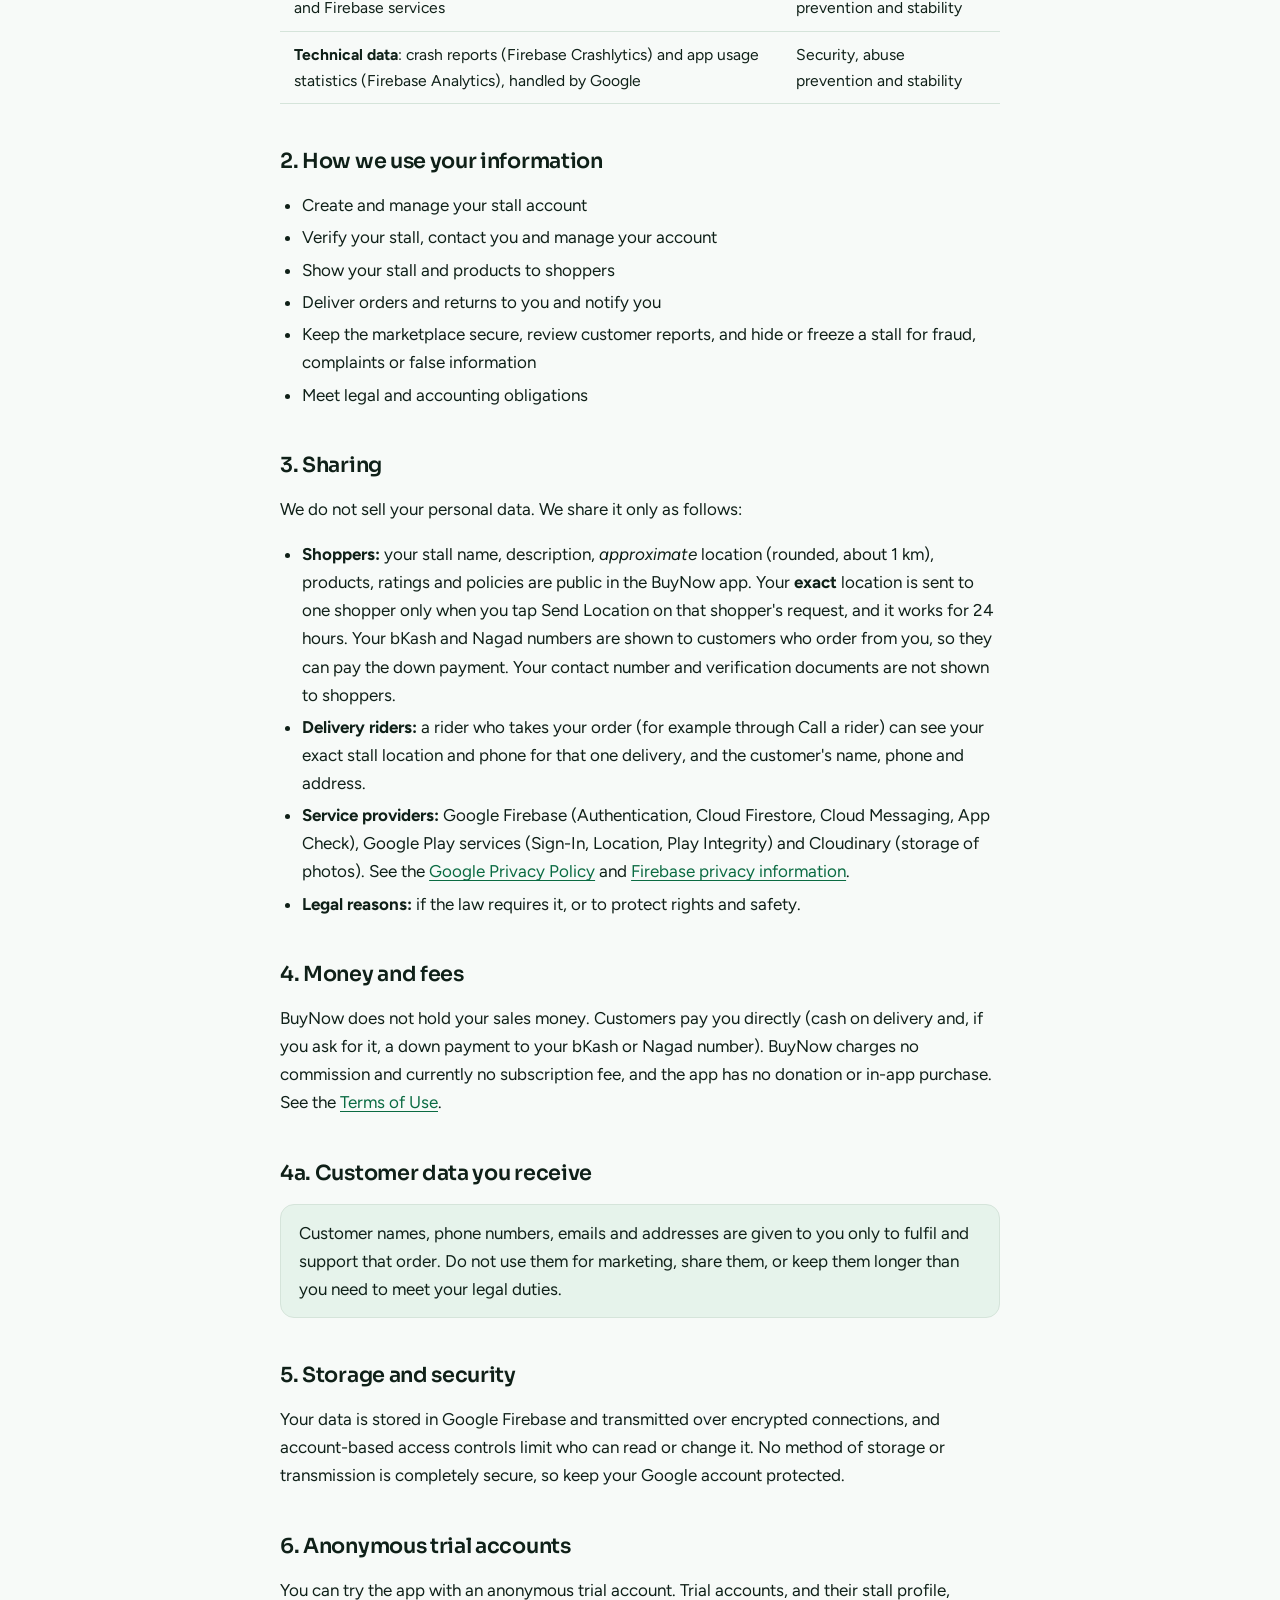
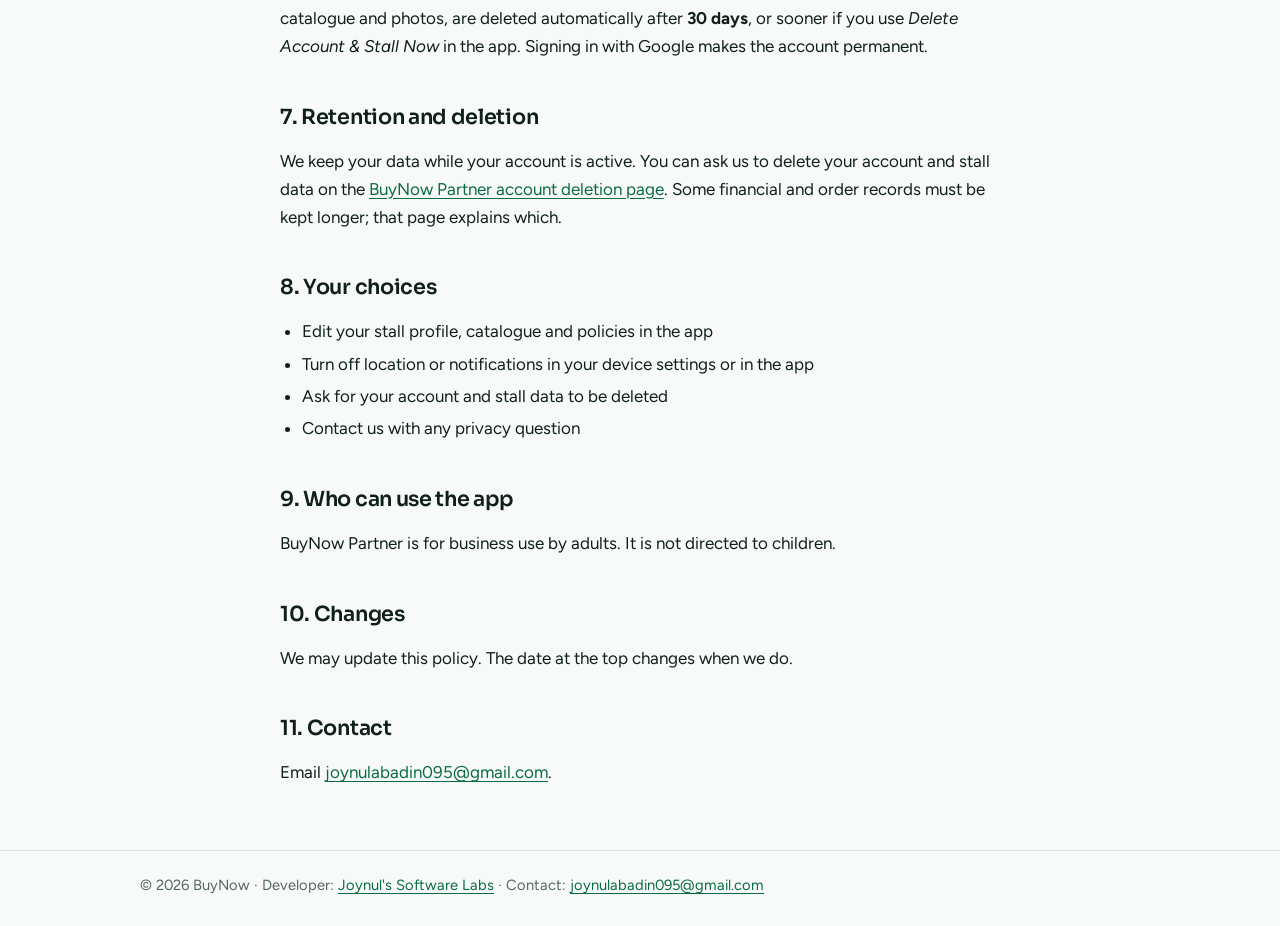
<file: privacy-partner.html>
<!DOCTYPE html>
<html lang="en">
<head>
<meta charset="utf-8">
<meta name="viewport" content="width=device-width,initial-scale=1">
<title>Privacy Policy – BuyNow Partner</title>
<meta name="description" content="Privacy policy for the BuyNow Partner vendor app.">
<script>try{var t=localStorage.getItem('theme');if(t)document.documentElement.dataset.theme=t}catch(e){}</script>
<link rel="preconnect" href="https://fonts.googleapis.com"><link rel="preconnect" href="https://fonts.gstatic.com" crossorigin><link href="https://fonts.googleapis.com/css2?family=Sora:wght@600;700&family=Figtree:wght@400;500;600&family=Hind+Siliguri:wght@400;500;600&display=swap" rel="stylesheet">
<link rel="stylesheet" href="style.css">
<link rel="stylesheet" href="menu.css">
</head>
<body>
<header class="site-head"><div class="wrap">
<a class="brand" href="index.html">BuyNow</a>
<nav aria-label="Main">
<a href="index.html">Home</a>
<a href="privacy-policy.html">Privacy Policy</a>
<a href="terms.html">Terms</a>
<a href="delete-account.html">Delete Account</a>
<button id="theme-toggle" type="button">Night mode</button>
</nav></div></header>
<div class="wrap narrow"><div class="panel appbar"><div class="body">
<h1>BuyNow Partner Privacy Policy</h1><p class="tag">BuyNow Partner &middot; Android package <code>com.buynow.vendor</code></p></div></div></div><main class="wrap narrow">
<p class="muted">Last updated: October 25, 2026</p>
<p>This policy explains how <strong>BuyNow Partner</strong> (package <code>com.buynow.vendor</code>), published by Joynul's Software Labs, collects, uses and protects information about stall owners and about the customers whose orders you receive. By using the app you agree to it. If you are a shopper, see the <a href="privacy-buynow.html">BuyNow policy</a>.</p>

<h2>1. Information we collect</h2>
<table><tr><th>Data</th><th>Why we need it</th></tr><tr><td><strong>Account</strong>: name, email and profile photo from your Google account, or an anonymous trial ID</td><td>Sign-in and account identification</td></tr><tr><td><strong>Stall profile</strong>: stall name, description, category, phone, address, division, district, upazila, thana, exact map location, open or closed status and opening hours, return and shipping policies</td><td>Showing your stall to shoppers and routing orders</td></tr><tr><td><strong>Verification (KYC)</strong>: your verification status and the documents you submit during onboarding: photos of your <strong>NID (front and back)</strong> and an optional photo of your shop. These photos are stored privately and only BuyNow administrators can open them</td><td>Checking that stalls are genuine and keeping the marketplace safe</td></tr><tr><td><strong>Contact and agreement</strong>: your contact mobile number, the terms version you agreed to and the time you agreed</td><td>Calling you to verify your stall and keeping a record of the agreement</td></tr><tr><td><strong>Customer payment numbers</strong>: your bKash and Nagad numbers and whether you ask customers for a down payment</td><td>Letting customers send you the down payment directly</td></tr><tr><td><strong>Catalogue and photos</strong>: product names, prices, stock, descriptions, variants and coupons, and the photos you pick from your gallery. Photos are stored with our image provider (Cloudinary)</td><td>Listing and selling your products</td></tr><tr><td><strong>Cattle Market (cattle advertisements)</strong>: the animal's title, kind, size, price and photos, and the district and upazila of your farm</td><td>Showing your advertisement to shoppers</td></tr><tr><td><strong>Visit requests</strong>: when a shopper asks for your exact location you receive that person's Google name and phone number</td><td>Letting you decide whether to share the exact place, and call the person</td></tr><tr><td><strong>Customer order details</strong> for orders you receive: customer name, phone, delivery address, notes, items, payment method, down payment amount, transaction ID and sender number, order status, return requests</td><td>Fulfilling orders and handling returns</td></tr><tr><td><strong>Device location</strong> (only if you allow it)</td><td>Setting your stall location</td></tr><tr><td><strong>Notification preferences and push token</strong> (a device code from Firebase Cloud Messaging)</td><td>Alerting you to new orders and updates</td></tr><tr><td><strong>Technical data</strong>: network status and diagnostics handled by Google and Firebase services</td><td>Security, abuse prevention and stability</td></tr><tr><td><strong>Technical data</strong>: crash reports (Firebase Crashlytics) and app usage statistics (Firebase Analytics), handled by Google</td><td>Security, abuse prevention and stability</td></tr></table>

<h2>2. How we use your information</h2>
<ul><li>Create and manage your stall account</li><li>Verify your stall, contact you and manage your account</li><li>Show your stall and products to shoppers</li><li>Deliver orders and returns to you and notify you</li><li>Keep the marketplace secure, review customer reports, and hide or freeze a stall for fraud, complaints or false information</li><li>Meet legal and accounting obligations</li></ul>

<h2>3. Sharing</h2>
<p>We do not sell your personal data. We share it only as follows:</p>
<ul><li><strong>Shoppers:</strong> your stall name, description, <em>approximate</em> location (rounded, about 1 km), products, ratings and policies are public in the BuyNow app. Your <strong>exact</strong> location is sent to one shopper only when you tap Send Location on that shopper's request, and it works for 24 hours. Your bKash and Nagad numbers are shown to customers who order from you, so they can pay the down payment. Your contact number and verification documents are not shown to shoppers.</li><li><strong>Delivery riders:</strong> a rider who takes your order (for example through Call a rider) can see your exact stall location and phone for that one delivery, and the customer's name, phone and address.</li><li><strong>Service providers:</strong> Google Firebase (Authentication, Cloud Firestore, Cloud Messaging, App Check), Google Play services (Sign-In, Location, Play Integrity) and Cloudinary (storage of photos). See the <a href="https://policies.google.com/privacy" rel="noopener">Google Privacy Policy</a> and <a href="https://firebase.google.com/support/privacy" rel="noopener">Firebase privacy information</a>.</li><li><strong>Legal reasons:</strong> if the law requires it, or to protect rights and safety.</li></ul>

<h2>4. Money and fees</h2>
<p>BuyNow does not hold your sales money. Customers pay you directly (cash on delivery and, if you ask for it, a down payment to your bKash or Nagad number). BuyNow charges no commission and currently no subscription fee, and the app has no donation or in-app purchase. See the <a href="terms.html">Terms of Use</a>.</p>

<h2>4a. Customer data you receive</h2>
<div class="note">Customer names, phone numbers, emails and addresses are given to you only to fulfil and support that order. Do not use them for marketing, share them, or keep them longer than you need to meet your legal duties.</div>

<h2>5. Storage and security</h2>
<p>Your data is stored in Google Firebase and transmitted over encrypted connections, and account-based access controls limit who can read or change it. No method of storage or transmission is completely secure, so keep your Google account protected.</p>

<h2>6. Anonymous trial accounts</h2>
<p>You can try the app with an anonymous trial account. Trial accounts, and their stall profile, catalogue and photos, are deleted automatically after <strong>30 days</strong>, or sooner if you use <em>Delete Account &amp; Stall Now</em> in the app. Signing in with Google makes the account permanent.</p>

<h2>7. Retention and deletion</h2>
<p>We keep your data while your account is active. You can ask us to delete your account and stall data on the <a href="delete-partner.html">BuyNow Partner account deletion page</a>. Some financial and order records must be kept longer; that page explains which.</p>

<h2>8. Your choices</h2>
<ul><li>Edit your stall profile, catalogue and policies in the app</li><li>Turn off location or notifications in your device settings or in the app</li><li>Ask for your account and stall data to be deleted</li><li>Contact us with any privacy question</li></ul>

<h2>9. Who can use the app</h2>
<p>BuyNow Partner is for business use by adults. It is not directed to children.</p>

<h2>10. Changes</h2>
<p>We may update this policy. The date at the top changes when we do.</p>

<h2>11. Contact</h2>
<p>Email <a href="mailto:joynulabadin095@gmail.com">joynulabadin095@gmail.com</a>.</p>
</main>
<footer><div class="wrap">&copy; <span id="year">2026</span> BuyNow &middot; Developer: <a href="https://play.google.com/store/apps/dev?id=6514104034641015497" rel="noopener">Joynul's Software Labs</a> &middot; Contact: <a href="mailto:joynulabadin095@gmail.com">joynulabadin095@gmail.com</a></div></footer>
<script src="menu.js"></script>
<script src="script.js"></script>
</body>
</html>
</file>
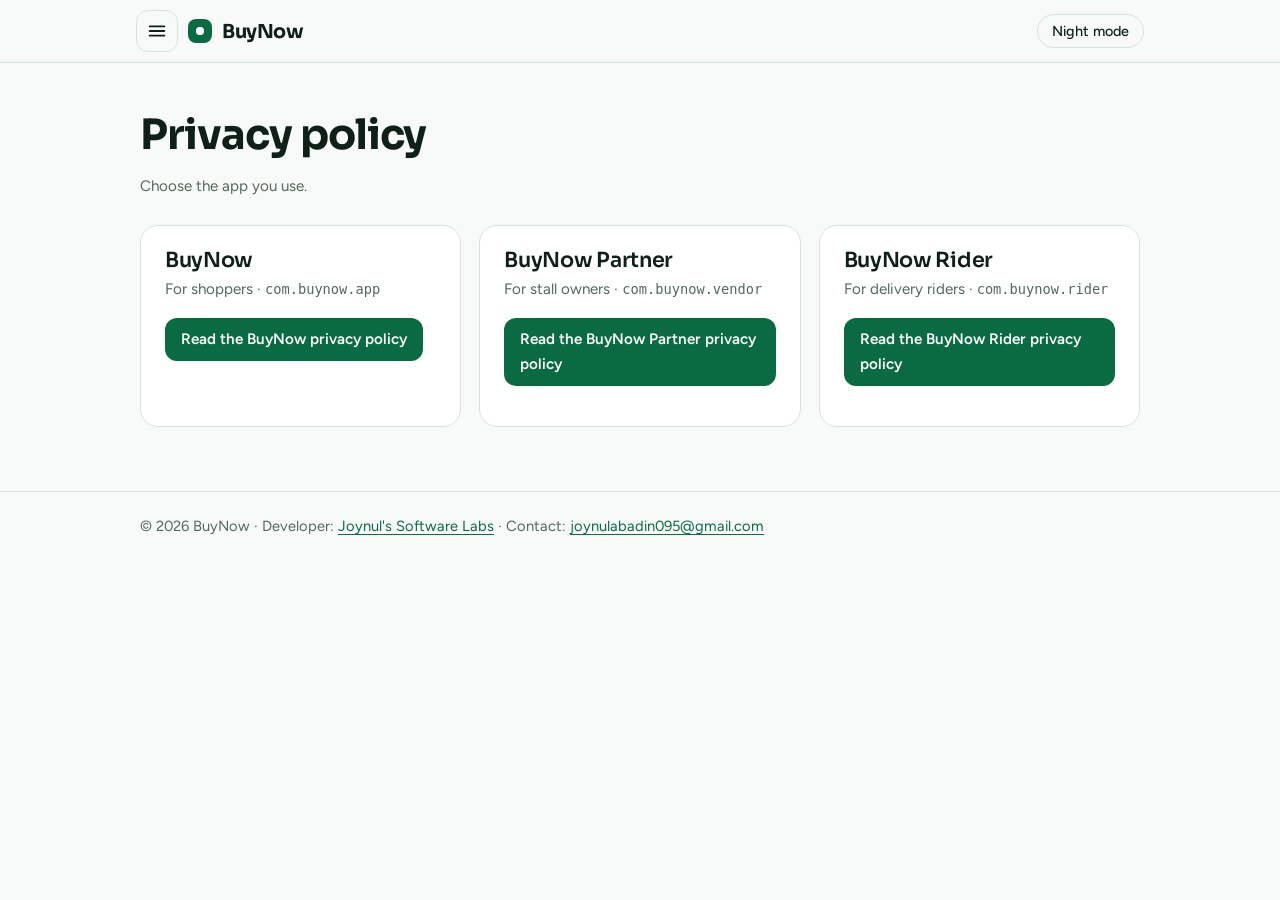
<file: privacy-policy.html>
<!DOCTYPE html>
<html lang="en">
<head>
<meta charset="utf-8">
<meta name="viewport" content="width=device-width,initial-scale=1">
<title>Privacy Policy – BuyNow, Partner &amp; Rider</title>
<meta name="description" content="Privacy Policy pages for the BuyNow and BuyNow Partner apps.">
<script>try{var t=localStorage.getItem('theme');if(t)document.documentElement.dataset.theme=t}catch(e){}</script>
<link rel="preconnect" href="https://fonts.googleapis.com"><link rel="preconnect" href="https://fonts.gstatic.com" crossorigin><link href="https://fonts.googleapis.com/css2?family=Sora:wght@600;700&family=Figtree:wght@400;500;600&family=Hind+Siliguri:wght@400;500;600&display=swap" rel="stylesheet">
<link rel="stylesheet" href="style.css">
<link rel="stylesheet" href="menu.css">
</head>
<body>
<header class="site-head"><div class="wrap">
<a class="brand" href="index.html">BuyNow</a>
<nav aria-label="Main">
<a href="index.html">Home</a>
<a href="privacy-policy.html">Privacy Policy</a>
<a href="terms.html">Terms</a>
<a href="delete-account.html">Delete Account</a>
<button id="theme-toggle" type="button">Night mode</button>
</nav></div></header>
<main class="wrap"><h1>Privacy policy</h1><p class="muted">Choose the app you use.</p>
<div class="duo three">
<section class="panel"><div class="body"><h2>BuyNow</h2><p class="tag">For shoppers &middot; <code>com.buynow.app</code></p><div class="links"><a href="privacy-buynow.html">Read the BuyNow privacy policy</a></div></div></section>
<section class="panel"><div class="body"><h2>BuyNow Partner</h2><p class="tag">For stall owners &middot; <code>com.buynow.vendor</code></p><div class="links"><a href="privacy-partner.html">Read the BuyNow Partner privacy policy</a></div></div></section>
<section class="panel"><div class="body"><h2>BuyNow Rider</h2><p class="tag">For delivery riders &middot; <code>com.buynow.rider</code></p><div class="links"><a href="privacy-rider.html">Read the BuyNow Rider privacy policy</a></div></div></section>
</div></main>
<footer><div class="wrap">&copy; <span id="year">2026</span> BuyNow &middot; Developer: <a href="https://play.google.com/store/apps/dev?id=6514104034641015497" rel="noopener">Joynul's Software Labs</a> &middot; Contact: <a href="mailto:joynulabadin095@gmail.com">joynulabadin095@gmail.com</a></div></footer>
<script src="menu.js"></script>
<script src="script.js"></script>
</body>
</html>
</file>
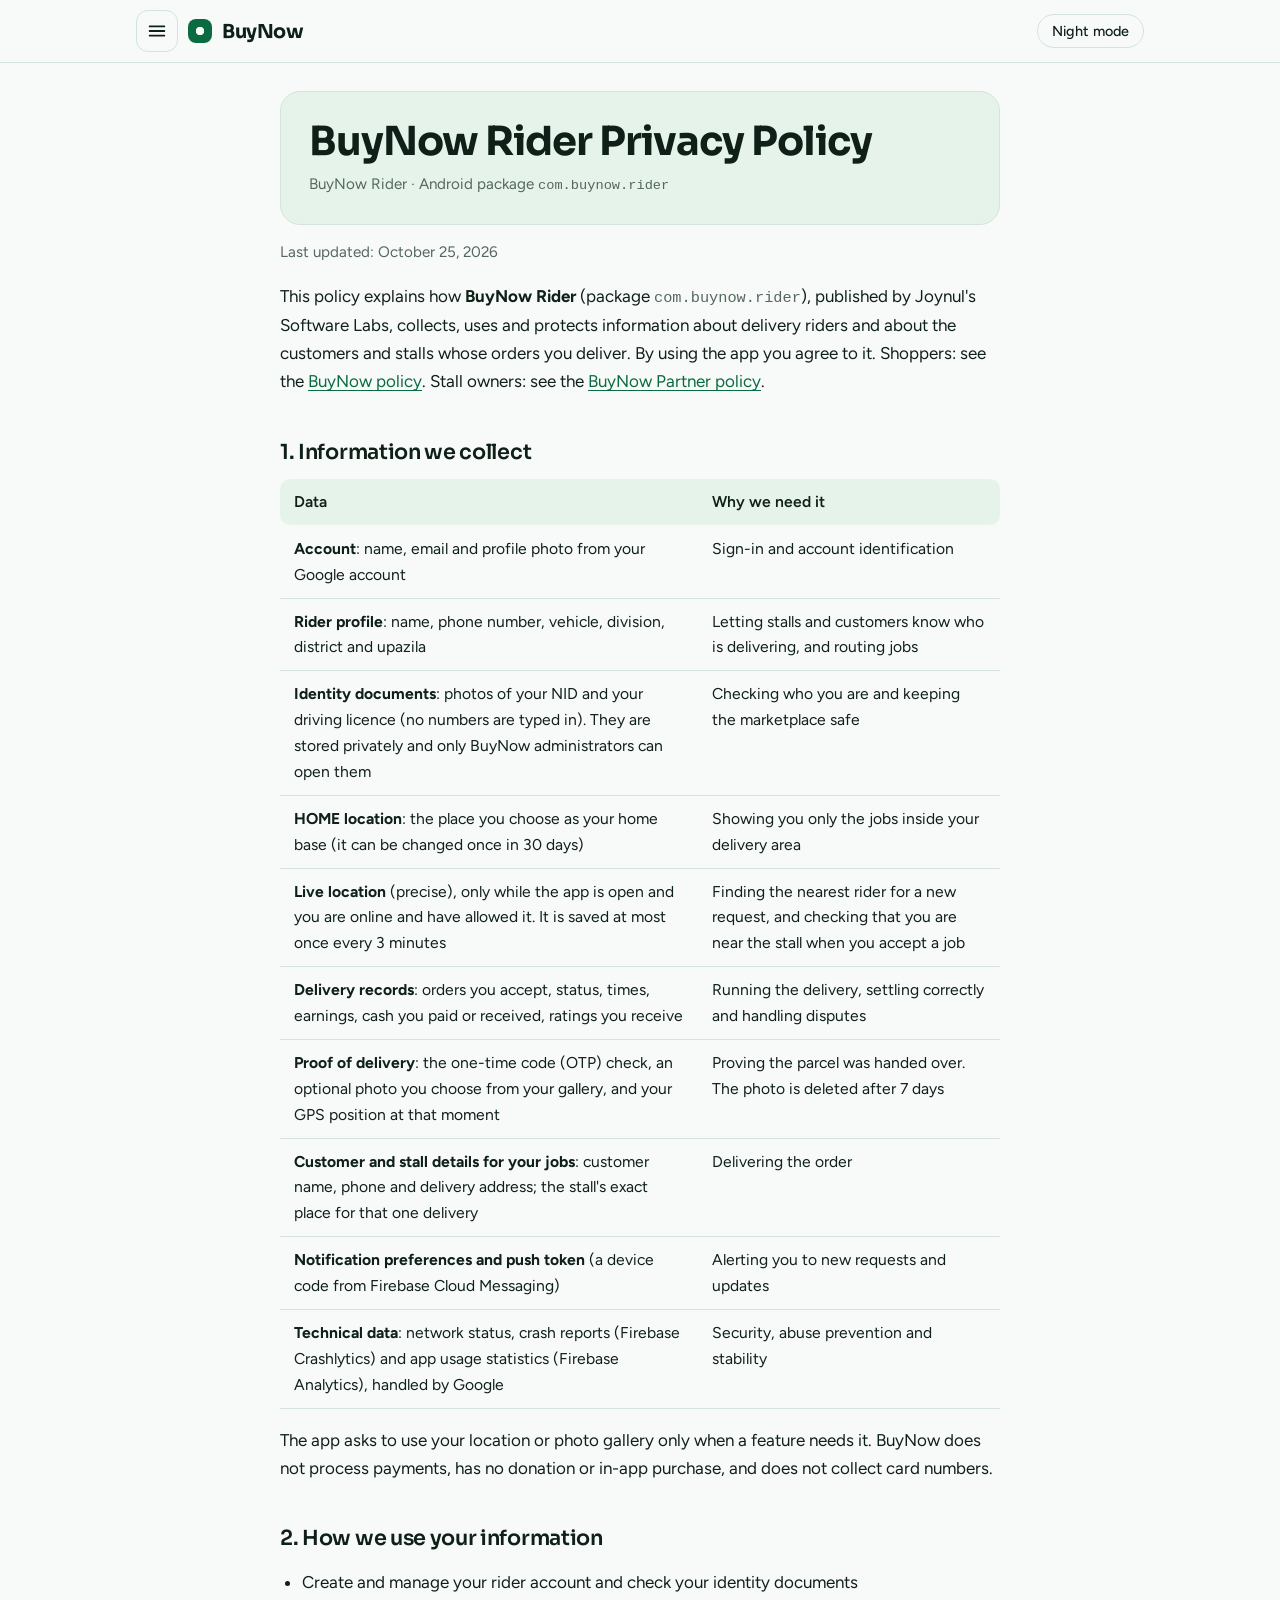
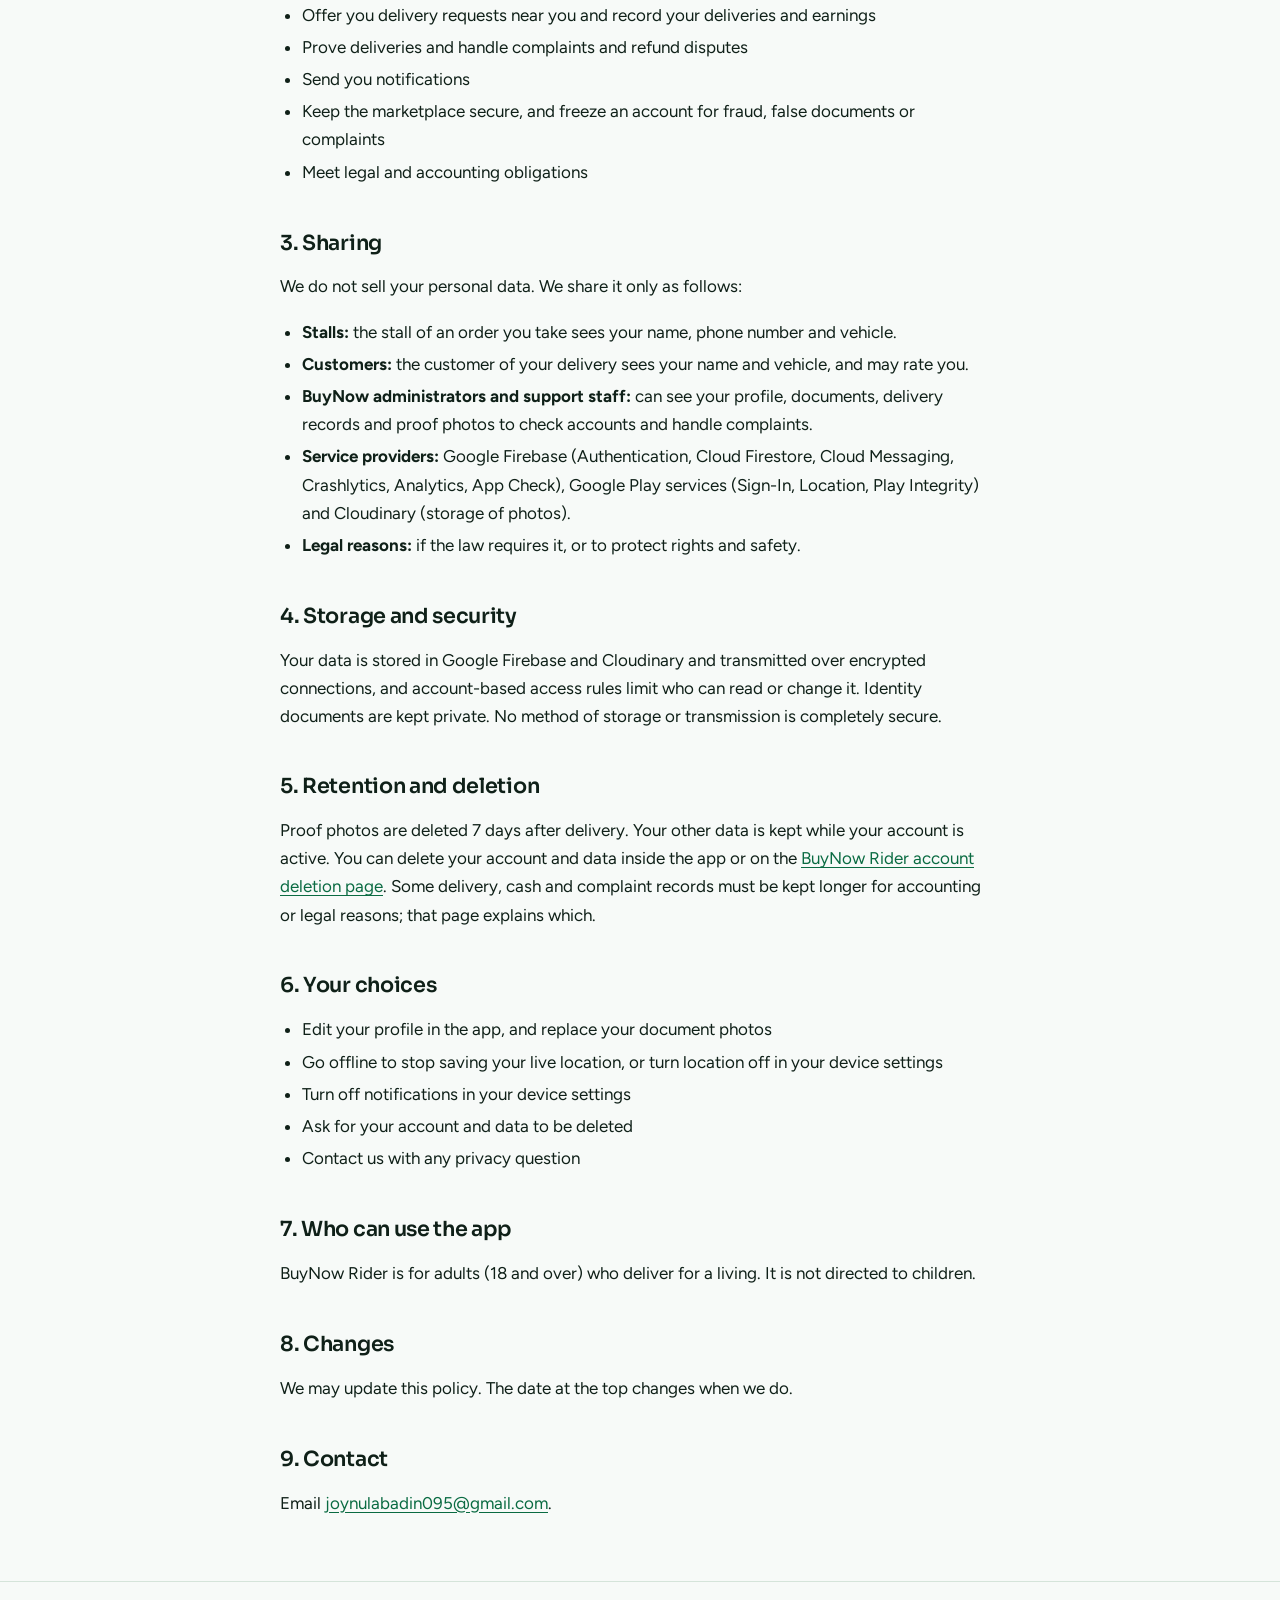
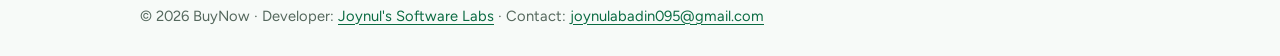
<file: privacy-rider.html>
<!DOCTYPE html>
<html lang="en">
<head>
<meta charset="utf-8">
<meta name="viewport" content="width=device-width,initial-scale=1">
<title>Privacy Policy – BuyNow Rider</title>
<meta name="description" content="Privacy policy for the BuyNow Partner vendor app.">
<script>try{var t=localStorage.getItem('theme');if(t)document.documentElement.dataset.theme=t}catch(e){}</script>
<link rel="preconnect" href="https://fonts.googleapis.com"><link rel="preconnect" href="https://fonts.gstatic.com" crossorigin><link href="https://fonts.googleapis.com/css2?family=Sora:wght@600;700&family=Figtree:wght@400;500;600&family=Hind+Siliguri:wght@400;500;600&display=swap" rel="stylesheet">
<link rel="stylesheet" href="style.css">
<link rel="stylesheet" href="menu.css">
</head>
<body>
<header class="site-head"><div class="wrap">
<a class="brand" href="index.html">BuyNow</a>
<nav aria-label="Main">
<a href="index.html">Home</a>
<a href="privacy-policy.html">Privacy Policy</a>
<a href="terms.html">Terms</a>
<a href="delete-account.html">Delete Account</a>
<button id="theme-toggle" type="button">Night mode</button>
</nav></div></header>
<div class="wrap narrow"><div class="panel appbar"><div class="body">
<h1>BuyNow Rider Privacy Policy</h1><p class="tag">BuyNow Rider &middot; Android package <code>com.buynow.rider</code></p></div></div></div><main class="wrap narrow">
<p class="muted">Last updated: October 25, 2026</p>
<p>This policy explains how <strong>BuyNow Rider</strong> (package <code>com.buynow.rider</code>), published by Joynul's Software Labs, collects, uses and protects information about delivery riders and about the customers and stalls whose orders you deliver. By using the app you agree to it. Shoppers: see the <a href="privacy-buynow.html">BuyNow policy</a>. Stall owners: see the <a href="privacy-partner.html">BuyNow Partner policy</a>.</p>

<h2>1. Information we collect</h2>
<table><tr><th>Data</th><th>Why we need it</th></tr>
<tr><td><strong>Account</strong>: name, email and profile photo from your Google account</td><td>Sign-in and account identification</td></tr>
<tr><td><strong>Rider profile</strong>: name, phone number, vehicle, division, district and upazila</td><td>Letting stalls and customers know who is delivering, and routing jobs</td></tr>
<tr><td><strong>Identity documents</strong>: photos of your NID and your driving licence (no numbers are typed in). They are stored privately and only BuyNow administrators can open them</td><td>Checking who you are and keeping the marketplace safe</td></tr>
<tr><td><strong>HOME location</strong>: the place you choose as your home base (it can be changed once in 30 days)</td><td>Showing you only the jobs inside your delivery area</td></tr>
<tr><td><strong>Live location</strong> (precise), only while the app is open and you are online and have allowed it. It is saved at most once every 3 minutes</td><td>Finding the nearest rider for a new request, and checking that you are near the stall when you accept a job</td></tr>
<tr><td><strong>Delivery records</strong>: orders you accept, status, times, earnings, cash you paid or received, ratings you receive</td><td>Running the delivery, settling correctly and handling disputes</td></tr>
<tr><td><strong>Proof of delivery</strong>: the one-time code (OTP) check, an optional photo you choose from your gallery, and your GPS position at that moment</td><td>Proving the parcel was handed over. The photo is deleted after 7 days</td></tr>
<tr><td><strong>Customer and stall details for your jobs</strong>: customer name, phone and delivery address; the stall's exact place for that one delivery</td><td>Delivering the order</td></tr>
<tr><td><strong>Notification preferences and push token</strong> (a device code from Firebase Cloud Messaging)</td><td>Alerting you to new requests and updates</td></tr>
<tr><td><strong>Technical data</strong>: network status, crash reports (Firebase Crashlytics) and app usage statistics (Firebase Analytics), handled by Google</td><td>Security, abuse prevention and stability</td></tr></table>
<p>The app asks to use your location or photo gallery only when a feature needs it. BuyNow does not process payments, has no donation or in-app purchase, and does not collect card numbers.</p>

<h2>2. How we use your information</h2>
<ul><li>Create and manage your rider account and check your identity documents</li><li>Offer you delivery requests near you and record your deliveries and earnings</li><li>Prove deliveries and handle complaints and refund disputes</li><li>Send you notifications</li><li>Keep the marketplace secure, and freeze an account for fraud, false documents or complaints</li><li>Meet legal and accounting obligations</li></ul>

<h2>3. Sharing</h2>
<p>We do not sell your personal data. We share it only as follows:</p>
<ul><li><strong>Stalls:</strong> the stall of an order you take sees your name, phone number and vehicle.</li><li><strong>Customers:</strong> the customer of your delivery sees your name and vehicle, and may rate you.</li><li><strong>BuyNow administrators and support staff:</strong> can see your profile, documents, delivery records and proof photos to check accounts and handle complaints.</li><li><strong>Service providers:</strong> Google Firebase (Authentication, Cloud Firestore, Cloud Messaging, Crashlytics, Analytics, App Check), Google Play services (Sign-In, Location, Play Integrity) and Cloudinary (storage of photos).</li><li><strong>Legal reasons:</strong> if the law requires it, or to protect rights and safety.</li></ul>

<h2>4. Storage and security</h2>
<p>Your data is stored in Google Firebase and Cloudinary and transmitted over encrypted connections, and account-based access rules limit who can read or change it. Identity documents are kept private. No method of storage or transmission is completely secure.</p>

<h2>5. Retention and deletion</h2>
<p>Proof photos are deleted 7 days after delivery. Your other data is kept while your account is active. You can delete your account and data inside the app or on the <a href="delete-rider.html">BuyNow Rider account deletion page</a>. Some delivery, cash and complaint records must be kept longer for accounting or legal reasons; that page explains which.</p>

<h2>6. Your choices</h2>
<ul><li>Edit your profile in the app, and replace your document photos</li><li>Go offline to stop saving your live location, or turn location off in your device settings</li><li>Turn off notifications in your device settings</li><li>Ask for your account and data to be deleted</li><li>Contact us with any privacy question</li></ul>

<h2>7. Who can use the app</h2>
<p>BuyNow Rider is for adults (18 and over) who deliver for a living. It is not directed to children.</p>

<h2>8. Changes</h2>
<p>We may update this policy. The date at the top changes when we do.</p>

<h2>9. Contact</h2>
<p>Email <a href="mailto:joynulabadin095@gmail.com">joynulabadin095@gmail.com</a>.</p>
</main>
<footer><div class="wrap">&copy; <span id="year">2026</span> BuyNow &middot; Developer: <a href="https://play.google.com/store/apps/dev?id=6514104034641015497" rel="noopener">Joynul's Software Labs</a> &middot; Contact: <a href="mailto:joynulabadin095@gmail.com">joynulabadin095@gmail.com</a></div></footer>
<script src="menu.js"></script>
<script src="script.js"></script>
</body>
</html>
</file>
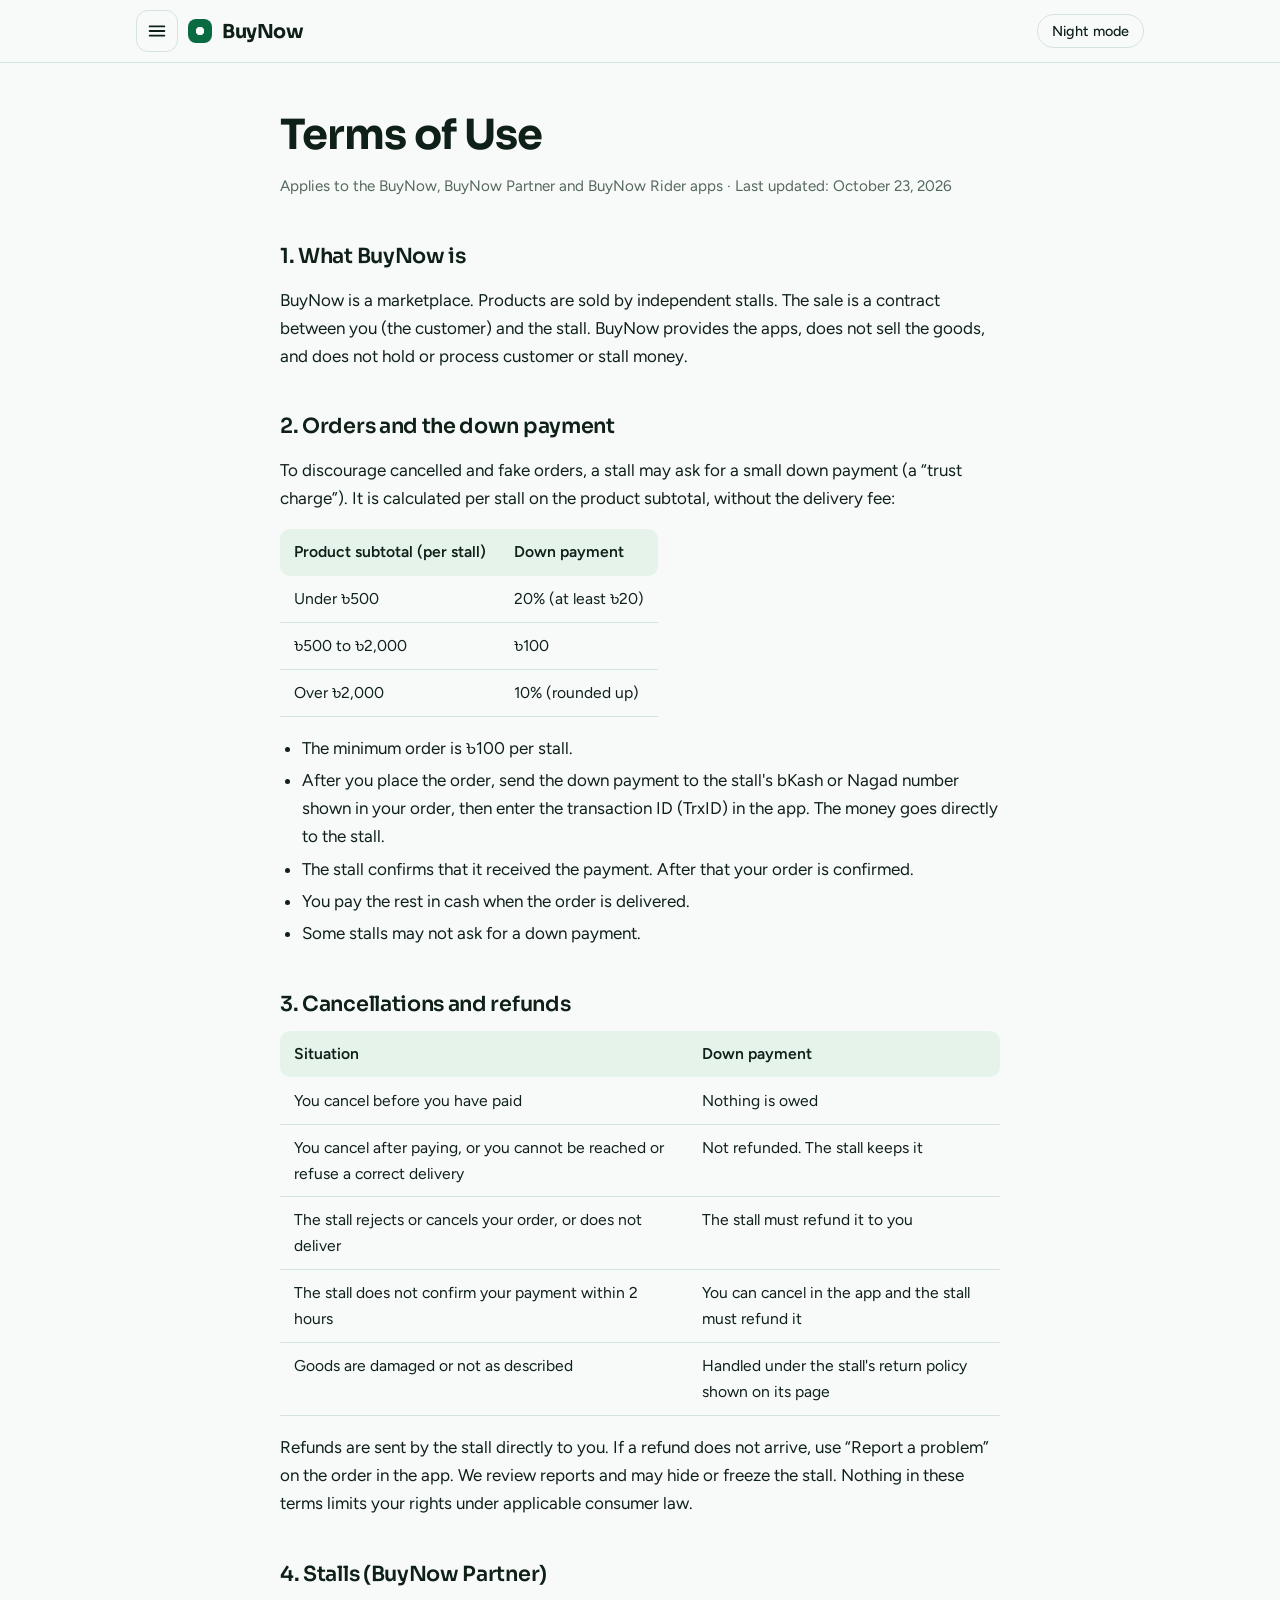
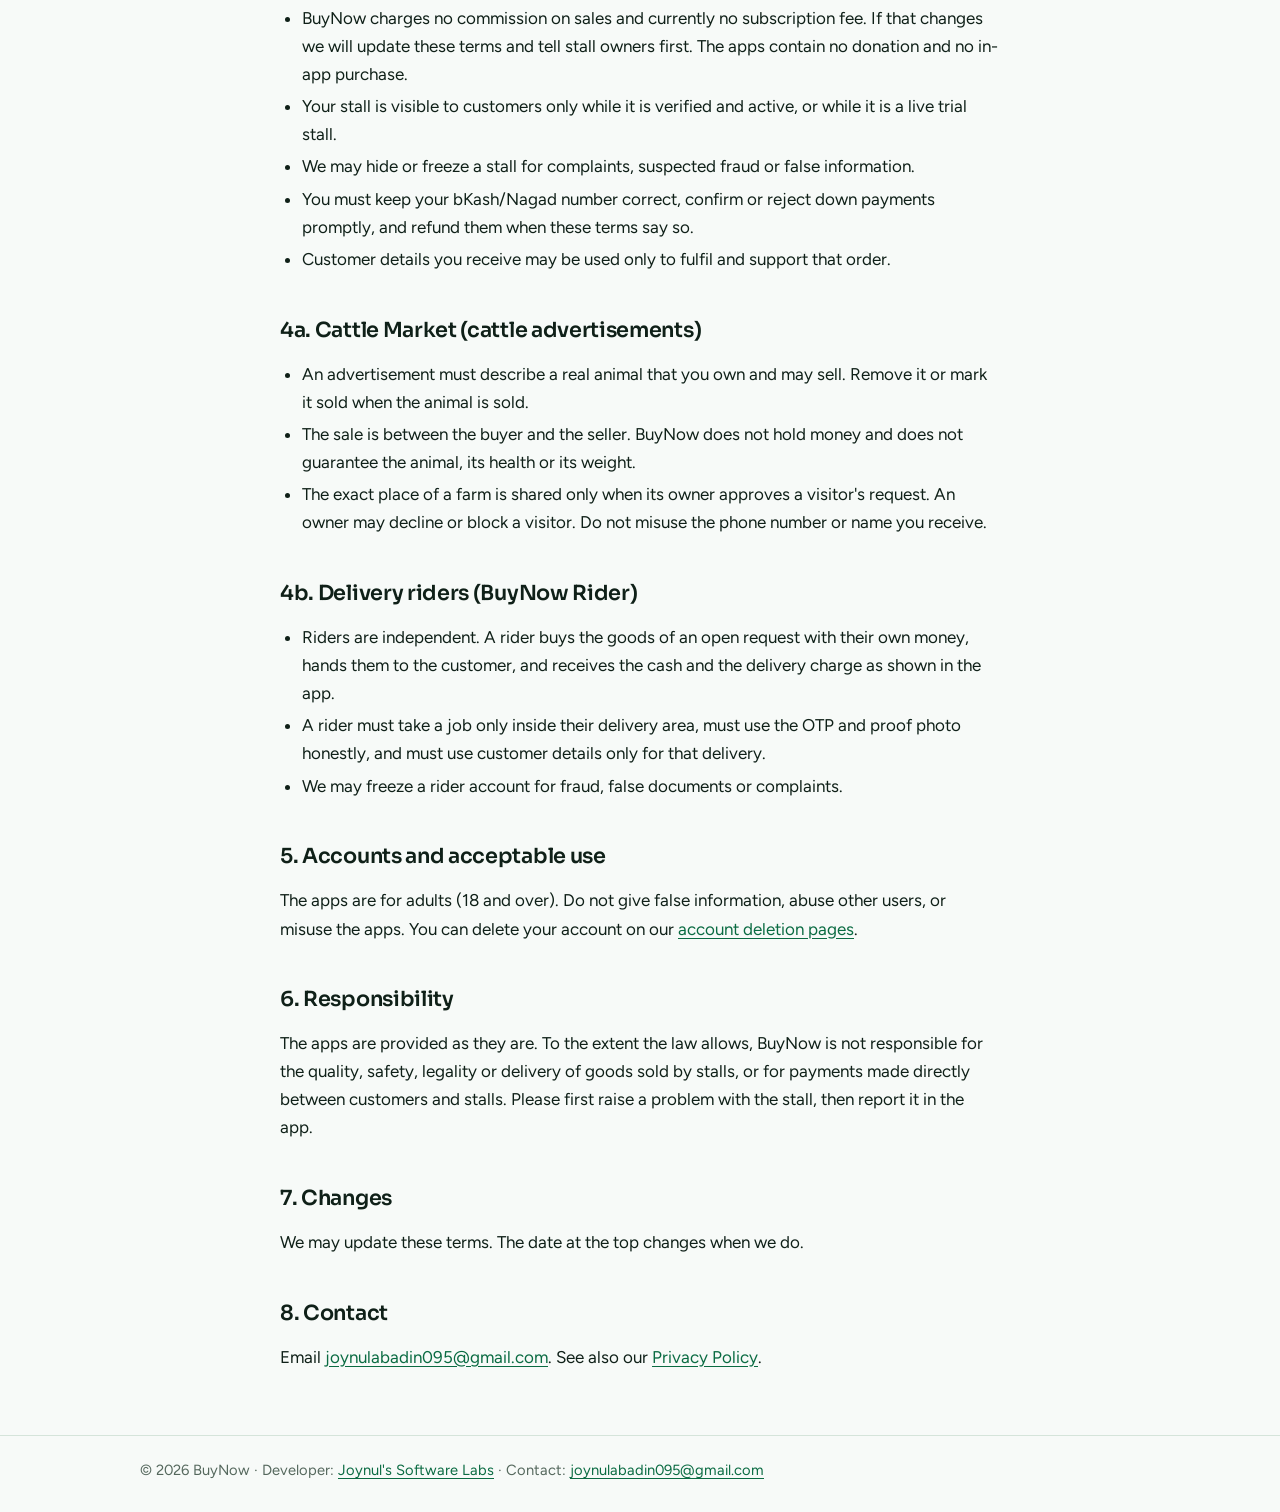
<file: terms.html>
<!DOCTYPE html>
<html lang="en">
<head>
<meta charset="utf-8">
<meta name="viewport" content="width=device-width,initial-scale=1">
<title>Terms of Use – BuyNow &amp; BuyNow Partner</title>
<meta name="description" content="Terms of use for the BuyNow and BuyNow Partner apps: orders, down payments, refunds and stall rules.">
<script>try{var t=localStorage.getItem('theme');if(t)document.documentElement.dataset.theme=t}catch(e){}</script>
<link rel="preconnect" href="https://fonts.googleapis.com"><link rel="preconnect" href="https://fonts.gstatic.com" crossorigin><link href="https://fonts.googleapis.com/css2?family=Sora:wght@600;700&family=Figtree:wght@400;500;600&family=Hind+Siliguri:wght@400;500;600&display=swap" rel="stylesheet">
<link rel="stylesheet" href="style.css">
<link rel="stylesheet" href="menu.css">
</head>
<body>
<header class="site-head"><div class="wrap">
<a class="brand" href="index.html">BuyNow</a>
<nav aria-label="Main">
<a href="index.html">Home</a>
<a href="privacy-policy.html">Privacy Policy</a>
<a href="terms.html">Terms</a>
<a href="delete-account.html">Delete Account</a>
<button id="theme-toggle" type="button">Night mode</button>
</nav></div></header>
<main class="wrap narrow">
<h1>Terms of Use</h1>
<p class="muted">Applies to the BuyNow, BuyNow Partner and BuyNow Rider apps &middot; Last updated: October 23, 2026</p>

<h2>1. What BuyNow is</h2>
<p>BuyNow is a marketplace. Products are sold by independent stalls. The sale is a contract between you (the customer) and the stall. BuyNow provides the apps, does not sell the goods, and does not hold or process customer or stall money.</p>

<h2>2. Orders and the down payment</h2>
<p>To discourage cancelled and fake orders, a stall may ask for a small down payment (a &ldquo;trust charge&rdquo;). It is calculated per stall on the product subtotal, without the delivery fee:</p>
<table><tr><th>Product subtotal (per stall)</th><th>Down payment</th></tr><tr><td>Under &#2547;500</td><td>20% (at least &#2547;20)</td></tr><tr><td>&#2547;500 to &#2547;2,000</td><td>&#2547;100</td></tr><tr><td>Over &#2547;2,000</td><td>10% (rounded up)</td></tr></table>
<ul>
<li>The minimum order is &#2547;100 per stall.</li>
<li>After you place the order, send the down payment to the stall's bKash or Nagad number shown in your order, then enter the transaction ID (TrxID) in the app. The money goes directly to the stall.</li>
<li>The stall confirms that it received the payment. After that your order is confirmed.</li>
<li>You pay the rest in cash when the order is delivered.</li>
<li>Some stalls may not ask for a down payment.</li>
</ul>

<h2>3. Cancellations and refunds</h2>
<table><tr><th>Situation</th><th>Down payment</th></tr><tr><td>You cancel before you have paid</td><td>Nothing is owed</td></tr><tr><td>You cancel after paying, or you cannot be reached or refuse a correct delivery</td><td>Not refunded. The stall keeps it</td></tr><tr><td>The stall rejects or cancels your order, or does not deliver</td><td>The stall must refund it to you</td></tr><tr><td>The stall does not confirm your payment within 2 hours</td><td>You can cancel in the app and the stall must refund it</td></tr><tr><td>Goods are damaged or not as described</td><td>Handled under the stall's return policy shown on its page</td></tr></table>
<p>Refunds are sent by the stall directly to you. If a refund does not arrive, use &ldquo;Report a problem&rdquo; on the order in the app. We review reports and may hide or freeze the stall. Nothing in these terms limits your rights under applicable consumer law.</p>

<h2>4. Stalls (BuyNow Partner)</h2>
<ul><li>BuyNow charges no commission on sales and currently no subscription fee. If that changes we will update these terms and tell stall owners first. The apps contain no donation and no in-app purchase.</li>
<li>Your stall is visible to customers only while it is verified and active, or while it is a live trial stall.</li>
<li>We may hide or freeze a stall for complaints, suspected fraud or false information.</li>
<li>You must keep your bKash/Nagad number correct, confirm or reject down payments promptly, and refund them when these terms say so.</li>
<li>Customer details you receive may be used only to fulfil and support that order.</li></ul>

<h2>4a. Cattle Market (cattle advertisements)</h2>
<ul><li>An advertisement must describe a real animal that you own and may sell. Remove it or mark it sold when the animal is sold.</li>
<li>The sale is between the buyer and the seller. BuyNow does not hold money and does not guarantee the animal, its health or its weight.</li>
<li>The exact place of a farm is shared only when its owner approves a visitor's request. An owner may decline or block a visitor. Do not misuse the phone number or name you receive.</li></ul>

<h2>4b. Delivery riders (BuyNow Rider)</h2>
<ul><li>Riders are independent. A rider buys the goods of an open request with their own money, hands them to the customer, and receives the cash and the delivery charge as shown in the app.</li>
<li>A rider must take a job only inside their delivery area, must use the OTP and proof photo honestly, and must use customer details only for that delivery.</li>
<li>We may freeze a rider account for fraud, false documents or complaints.</li></ul>

<h2>5. Accounts and acceptable use</h2>
<p>The apps are for adults (18 and over). Do not give false information, abuse other users, or misuse the apps. You can delete your account on our <a href="delete-account.html">account deletion pages</a>.</p>

<h2>6. Responsibility</h2>
<p>The apps are provided as they are. To the extent the law allows, BuyNow is not responsible for the quality, safety, legality or delivery of goods sold by stalls, or for payments made directly between customers and stalls. Please first raise a problem with the stall, then report it in the app.</p>

<h2>7. Changes</h2>
<p>We may update these terms. The date at the top changes when we do.</p>

<h2>8. Contact</h2>
<p>Email <a href="mailto:joynulabadin095@gmail.com">joynulabadin095@gmail.com</a>. See also our <a href="privacy-policy.html">Privacy Policy</a>.</p>
</main>
<footer><div class="wrap">&copy; <span id="year">2026</span> BuyNow &middot; Developer: <a href="https://play.google.com/store/apps/dev?id=6514104034641015497" rel="noopener">Joynul's Software Labs</a> &middot; Contact: <a href="mailto:joynulabadin095@gmail.com">joynulabadin095@gmail.com</a></div></footer>
<script src="menu.js"></script>
<script src="script.js"></script>
</body>
</html>
</file>
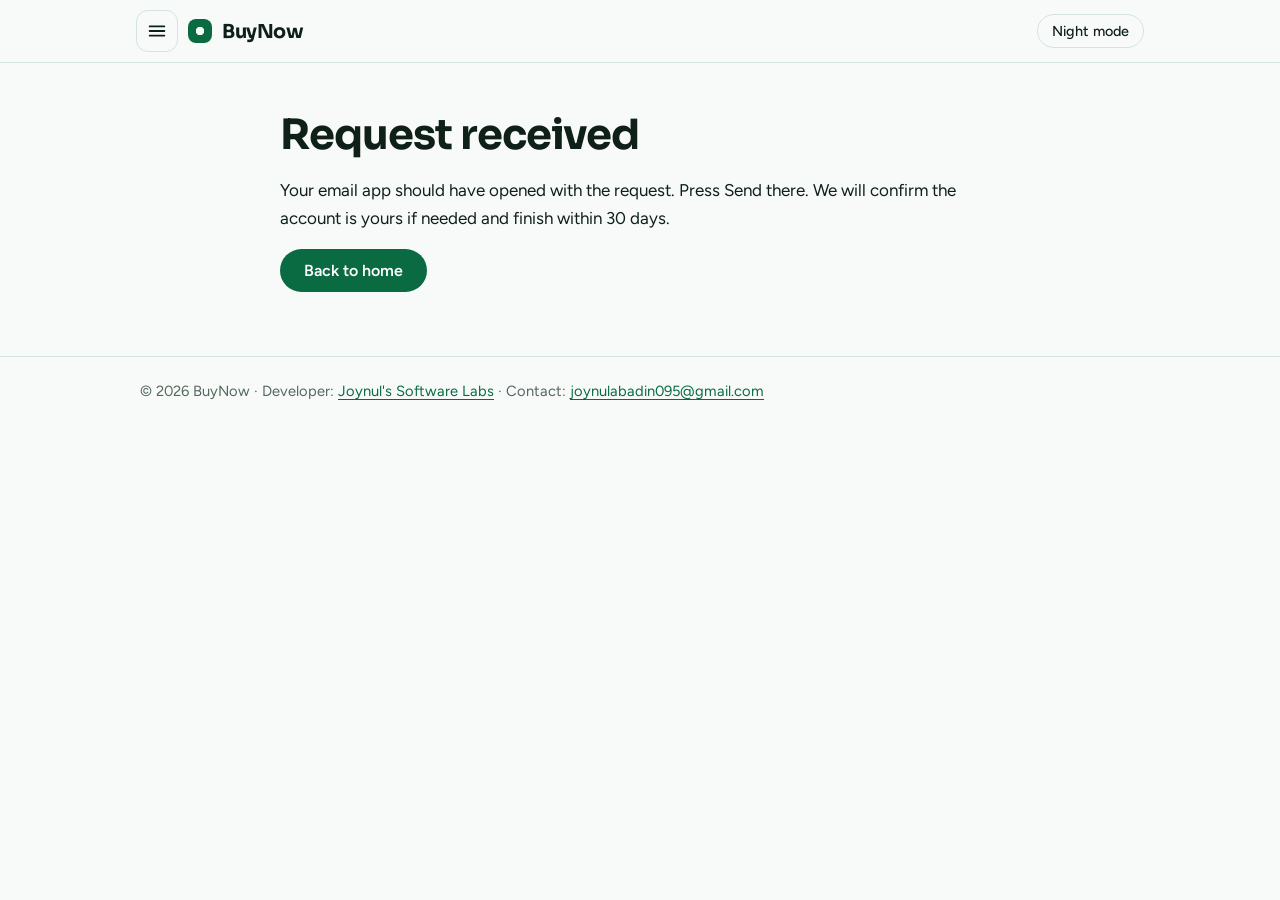
<file: thanks.html>
<!DOCTYPE html>
<html lang="en">
<head>
<meta charset="utf-8">
<meta name="viewport" content="width=device-width,initial-scale=1">
<title>Request received – BuyNow</title>
<meta name="description" content="Your request was received.">
<script>try{var t=localStorage.getItem('theme');if(t)document.documentElement.dataset.theme=t}catch(e){}</script>
<link rel="preconnect" href="https://fonts.googleapis.com"><link rel="preconnect" href="https://fonts.gstatic.com" crossorigin><link href="https://fonts.googleapis.com/css2?family=Sora:wght@600;700&family=Figtree:wght@400;500;600&family=Hind+Siliguri:wght@400;500;600&display=swap" rel="stylesheet">
<link rel="stylesheet" href="style.css">
<link rel="stylesheet" href="menu.css">
</head>
<body>
<header class="site-head"><div class="wrap">
<a class="brand" href="index.html">BuyNow</a>
<nav aria-label="Main">
<a href="index.html">Home</a>
<a href="privacy-policy.html">Privacy Policy</a>
<a href="terms.html">Terms</a>
<a href="delete-account.html">Delete Account</a>
<button id="theme-toggle" type="button">Night mode</button>
</nav></div></header>
<main class="wrap narrow"><h1>Request received</h1><p>Your email app should have opened with the request. Press Send there. We will confirm the account is yours if needed and finish within 30 days.</p><p><a class="btn" href="index.html">Back to home</a></p></main>
<footer><div class="wrap">&copy; <span id="year">2026</span> BuyNow &middot; Developer: <a href="https://play.google.com/store/apps/dev?id=6514104034641015497" rel="noopener">Joynul's Software Labs</a> &middot; Contact: <a href="mailto:joynulabadin095@gmail.com">joynulabadin095@gmail.com</a></div></footer>
<script src="menu.js"></script>
<script src="script.js"></script>
</body>
</html>
</file>
<file: style.css>
/* BuyNow site styles. One green palette, light and dark. Shared by every page. */
:root{
  --bg:#F7FAF8; --surface:#FFFFFF; --mint:#E6F3EB; --raised:#EEF5F0;
  --ink:#0F2018; --soft:#55685D; --line:#D5E4DA;
  --accent:#0A6B42; --on-accent:#FFFFFF; --route:#1FA663;
  --display:"Sora","Hind Siliguri",system-ui,sans-serif;
  --body:"Figtree","Hind Siliguri",system-ui,-apple-system,"Segoe UI",Roboto,sans-serif;
}
@media (prefers-color-scheme:dark){
  :root:not([data-theme="light"]){
    --bg:#0B1510; --surface:#12211A; --mint:#17291F; --raised:#162619;
    --ink:#EAF3EE; --soft:#9DB3A6; --line:#24382D;
    --accent:#4FD08F; --on-accent:#05130B; --route:#4FD08F;
  }
}
:root[data-theme="dark"]{
  --bg:#0B1510; --surface:#12211A; --mint:#17291F; --raised:#162619;
  --ink:#EAF3EE; --soft:#9DB3A6; --line:#24382D;
  --accent:#4FD08F; --on-accent:#05130B; --route:#4FD08F;
}
*{box-sizing:border-box}
html{scroll-behavior:smooth}
@media (prefers-reduced-motion:reduce){html{scroll-behavior:auto}}
body{margin:0;background:var(--bg);color:var(--ink);font:400 17px/1.65 var(--body);-webkit-font-smoothing:antialiased}
a{color:var(--accent);text-underline-offset:3px}
a:focus-visible,button:focus-visible,input:focus-visible,select:focus-visible,textarea:focus-visible{outline:3px solid var(--route);outline-offset:2px}
.wrap{max-width:1040px;margin:0 auto;padding:0 20px}
.narrow{max-width:760px}

/* header */
.site-head{position:sticky;top:0;z-index:10;background:var(--bg);border-bottom:1px solid var(--line)}
.site-head .wrap{display:flex;align-items:center;gap:16px 22px;flex-wrap:wrap;padding-top:12px;padding-bottom:12px}
.brand{display:flex;align-items:center;gap:10px;font:700 1.25rem var(--display);letter-spacing:-.02em;color:var(--ink);text-decoration:none;margin-right:auto}
.brand::before{content:"";width:24px;height:24px;border-radius:8px;background:radial-gradient(circle,var(--bg) 0 4px,transparent 4.5px),var(--accent)}
.site-head nav{display:flex;gap:4px;align-items:center;flex-wrap:wrap}
.site-head nav a{color:var(--ink);text-decoration:none;font-weight:500;font-size:.95rem;padding:6px 12px;border-radius:999px}
.site-head nav a:hover{background:var(--raised)}
.site-head nav a[aria-current="page"]{background:var(--mint);color:var(--accent);font-weight:600}
#theme-toggle{background:transparent;color:var(--ink);border:1px solid var(--line);border-radius:999px;padding:5px 14px;margin-left:6px;font:500 .9rem var(--body);cursor:pointer}
#theme-toggle:hover{background:var(--raised)}

/* hero */
.hero{padding:56px 0 10px}
.hero h1{font:700 clamp(2.3rem,6.4vw,4.1rem)/1.04 var(--display);letter-spacing:-.035em;margin:0 0 18px;max-width:15em}
.hero p{max-width:56ch;color:var(--soft);margin:.4em 0;font-size:1.08rem}

/* the order route: shopper -> stall -> rider */
.journey{list-style:none;margin:44px 0 36px;padding:0;display:grid;grid-template-columns:repeat(3,1fr);gap:20px}
.journey>li{position:relative;padding-top:38px}
.journey>li::before{content:"";position:absolute;top:0;left:0;width:22px;height:22px;border-radius:50%;background:var(--bg);border:5px solid var(--route)}
.journey>li:not(:last-child)::after{content:"";position:absolute;top:10px;left:30px;right:-18px;height:2px;
  background:repeating-linear-gradient(90deg,var(--route) 0 9px,transparent 9px 16px);
  transform-origin:left;animation:route .7s ease-out both}
.journey>li:nth-child(2)::after{animation-delay:.6s}
@keyframes route{from{transform:scaleX(0)}to{transform:scaleX(1)}}
@media (prefers-reduced-motion:reduce){.journey>li::after{animation:none!important}}
@media(max-width:800px){
  .journey{grid-template-columns:1fr;gap:26px}
  .journey>li{padding:0 0 0 40px}
  .journey>li::before{top:6px}
  .journey>li:not(:last-child)::after{top:34px;bottom:-26px;left:10px;right:auto;width:2px;height:auto;
    background:repeating-linear-gradient(180deg,var(--route) 0 9px,transparent 9px 16px);
    transform-origin:top;animation-name:route-y}
}
@keyframes route-y{from{transform:scaleY(0)}to{transform:scaleY(1)}}

/* cards (home route, privacy and delete pickers) */
.panel{background:var(--surface);color:var(--ink);border:1px solid var(--line);border-radius:18px;overflow:hidden;height:100%}
.panel .body{padding:22px 24px 24px}
.panel h2,.panel h3{font-family:var(--display);font-weight:600;letter-spacing:-.015em;margin:0 0 4px;line-height:1.2}
.panel p{margin:.4em 0 1em}
.panel .tag{color:var(--soft);font-size:.95rem;margin:0 0 .6em}
.links{display:flex;gap:8px;flex-wrap:wrap;margin:16px 0}
.links a{background:var(--accent);color:var(--on-accent);padding:9px 16px;border-radius:12px;text-decoration:none;font-weight:600;font-size:.95rem}
.links a:hover{filter:brightness(1.08)}
.links a.ghost{background:transparent;color:var(--accent);border:1px solid var(--line)}
.links a.ghost:hover{background:var(--raised);filter:none}
code{font-size:.9em;color:var(--soft)}
.duo{display:grid;grid-template-columns:1fr 1fr;gap:18px;margin:26px 0}
.duo.three{grid-template-columns:repeat(3,1fr)}
@media(max-width:900px){.duo,.duo.three{grid-template-columns:1fr}}

/* page header on policy and delete pages */
.appbar{background:var(--mint);height:auto;margin:28px 0 0;border-radius:20px}
.appbar .body{padding:28px 28px 26px}
.appbar h1{font:700 clamp(1.75rem,4.6vw,2.5rem)/1.1 var(--display);letter-spacing:-.025em;margin:0}
.appbar .tag{margin:8px 0 0}

/* article text */
main h1{font:700 clamp(1.8rem,5vw,2.6rem)/1.1 var(--display);letter-spacing:-.025em;margin:1.2em 0 .3em}
main h2{font:600 1.3rem/1.25 var(--display);letter-spacing:-.015em;margin:2.1em 0 .5em}
main p,main li{max-width:68ch}
.muted{color:var(--soft);font-size:.95rem}
ul,ol{padding-left:1.3em}
li{margin:.25em 0}
table{width:100%;border-collapse:collapse;margin:14px 0;font-size:.98rem;display:block;overflow-x:auto}
th,td{border-bottom:1px solid var(--line);padding:10px 14px;text-align:left;vertical-align:top}
th{background:var(--mint);font-weight:600;border-bottom-color:transparent}
th:first-child{border-radius:10px 0 0 10px}
th:last-child{border-radius:0 10px 10px 0}
.note{background:var(--mint);border:1px solid var(--line);border-radius:14px;padding:14px 18px;margin:18px 0}

/* form */
.form-card{background:var(--surface);border:1px solid var(--line);border-radius:18px;padding:22px 24px;margin:20px 0}
label{display:block;margin:16px 0 5px;font-weight:600}
label.check{font-weight:400;display:flex;gap:10px;align-items:flex-start}
input,textarea{width:100%;padding:11px 13px;border:1px solid var(--line);border-radius:12px;font:inherit;background:var(--bg);color:var(--ink)}
input[type=checkbox]{width:auto;margin-top:7px;accent-color:var(--accent)}
.btn{display:inline-block;background:var(--accent);color:var(--on-accent);border:0;border-radius:999px;padding:12px 24px;font:600 1rem var(--body);text-decoration:none;cursor:pointer}
.btn:hover{filter:brightness(1.08)}
.btn:disabled{opacity:.6;cursor:wait}

footer{border-top:1px solid var(--line);margin-top:64px;color:var(--soft);font-size:.92rem}
footer .wrap{padding-top:22px;padding-bottom:30px}

/* ---- mobile ---- */
@media(max-width:700px){
  body{font-size:16px}
  .wrap{padding-left:max(16px,env(safe-area-inset-left,0px));padding-right:max(16px,env(safe-area-inset-right,0px))}
  .hero{padding:32px 0 6px}
  .hero p{font-size:1rem}
  .journey{margin:30px 0 26px}
  .panel .body{padding:18px 18px 20px}
  .links a{flex:1 1 auto;text-align:center}
  .appbar{margin-top:18px;border-radius:16px}
  .appbar .body{padding:20px 18px}
  .form-card{padding:18px}
  .btn{width:100%;text-align:center}
  th,td{padding:9px 10px}
  main h2{margin-top:1.7em}
  footer{margin-top:44px}
  footer .wrap{padding-top:18px;padding-bottom:calc(24px + env(safe-area-inset-bottom,0px))}
}
img,video,iframe{max-width:100%;height:auto}
pre,code{overflow-wrap:anywhere}
</file>
<file: menu.css>
/* Slide menu (drawer) and the header it lives in. Shared by every page, including the guides.
   Colours come from the page's own tokens (style.css or the guide pages), with fallbacks. */
.site-head{--m-bg:var(--bg,#F7FAF8);--m-surface:var(--surface,#fff);--m-ink:var(--ink,#0F2018);--m-soft:var(--soft,#55685D);
  --m-line:var(--line,#D5E4DA);--m-accent:var(--accent,var(--brand,#0A6B42));--m-tint:var(--mint,var(--brand-weak,#E6F3EB));--m-raised:var(--raised,var(--bg,#EEF5F0))}
.has-menu .site-head nav>a{display:none}
.site-head{position:sticky;top:0;z-index:40;background:var(--m-bg);border-bottom:1px solid var(--m-line);
  padding-top:env(safe-area-inset-top,0px)}
.site-head .wrap,.site-head .head-row{display:flex;align-items:center;gap:10px;flex-wrap:nowrap;max-width:1040px;margin:0 auto;
  padding:10px max(16px,env(safe-area-inset-right,0px)) 10px max(16px,env(safe-area-inset-left,0px))}
.site-head .brand{margin-right:auto;font:700 1.2rem var(--display,system-ui,sans-serif);letter-spacing:-.02em;color:var(--m-ink);text-decoration:none;display:flex;align-items:center;gap:10px}
.site-head .brand::before{content:"";width:24px;height:24px;border-radius:8px;background:radial-gradient(circle,var(--m-bg) 0 4px,transparent 4.5px),var(--m-accent)}
.site-head nav{display:flex;align-items:center;gap:6px;flex-wrap:nowrap}
#menu-btn{display:inline-grid;place-items:center;width:42px;height:42px;border:1px solid var(--m-line);border-radius:12px;background:transparent;color:var(--m-ink);cursor:pointer;padding:0;flex:none}
#menu-btn:hover{background:var(--m-raised)}
#menu-btn svg{width:22px;height:22px;stroke:currentColor;fill:none;stroke-width:2;stroke-linecap:round}
#theme-toggle{background:transparent;color:var(--m-ink);border:1px solid var(--m-line);border-radius:999px;padding:7px 14px;font:500 .9rem var(--body,system-ui,sans-serif);cursor:pointer;margin:0;white-space:nowrap}
#theme-toggle:hover{background:var(--m-raised)}
@media(max-width:480px){#theme-toggle{padding:7px 11px;font-size:.85rem}}

.menu-scrim{position:fixed;inset:0;z-index:50;background:rgba(5,15,10,.5);opacity:0;visibility:hidden;transition:opacity .2s,visibility .2s}
.menu-drawer{position:fixed;top:0;bottom:0;left:0;z-index:60;width:min(86vw,340px);display:flex;flex-direction:column;
  background:var(--m-surface,#fff);color:var(--m-ink,#0F2018);border-right:1px solid var(--m-line,#D5E4DA);
  transform:translateX(-102%);visibility:hidden;transition:transform .25s ease,visibility .25s;
  padding-top:env(safe-area-inset-top,0px);padding-bottom:env(safe-area-inset-bottom,0px);padding-left:env(safe-area-inset-left,0px);
  font:400 16px/1.5 var(--body,system-ui,sans-serif)}
.menu-open .menu-scrim{opacity:1;visibility:visible}
.menu-open .menu-drawer{transform:none;visibility:visible}
.menu-open{overflow:hidden}
.menu-top{display:flex;align-items:center;justify-content:space-between;padding:14px 16px;border-bottom:1px solid var(--m-line,#D5E4DA)}
.menu-top strong{font:700 1.15rem var(--display,system-ui,sans-serif);letter-spacing:-.02em}
.menu-close{width:40px;height:40px;border:1px solid var(--m-line,#D5E4DA);border-radius:12px;background:transparent;color:inherit;font-size:1.3rem;cursor:pointer;line-height:1}
.menu-scroll{overflow-y:auto;overscroll-behavior:contain;padding:8px 10px 20px;flex:1}
.menu-group{border-bottom:1px solid var(--m-line,#D5E4DA)}
.menu-group:last-child{border-bottom:0}
.menu-group summary{list-style:none;cursor:pointer;display:flex;align-items:center;justify-content:space-between;gap:8px;
  padding:13px 10px;font-weight:700;font-size:.78rem;letter-spacing:.08em;text-transform:uppercase;color:var(--m-soft,#55685D)}
.menu-group summary::-webkit-details-marker{display:none}
.menu-group summary::after{content:"";width:8px;height:8px;border-right:2px solid currentColor;border-bottom:2px solid currentColor;transform:rotate(45deg);transition:transform .2s;margin-right:4px}
.menu-group[open] summary::after{transform:rotate(-135deg)}
.menu-group ul{list-style:none;margin:0 0 10px;padding:0}
.menu-group li{margin:0;max-width:none}
.menu-group a{display:flex;align-items:center;gap:10px;padding:11px 12px;border-radius:12px;color:var(--m-ink,#0F2018);text-decoration:none;font-weight:500;min-height:44px}
.menu-group a:hover{background:var(--m-raised,#EEF5F0)}
.menu-group a[aria-current="page"]{background:var(--m-tint,#E6F3EB);color:var(--m-accent,#0A6B42);font-weight:700}
.menu-group a small{margin-left:auto;color:var(--m-soft,#55685D);font-weight:400;font-size:.8rem}
.menu-drawer a:focus-visible,.menu-drawer button:focus-visible,.menu-group summary:focus-visible,#menu-btn:focus-visible{outline:3px solid var(--route,var(--m-accent,#1FA663));outline-offset:2px}
@media (prefers-reduced-motion:reduce){.menu-drawer,.menu-scrim,.menu-group summary::after{transition:none}}
</file>
